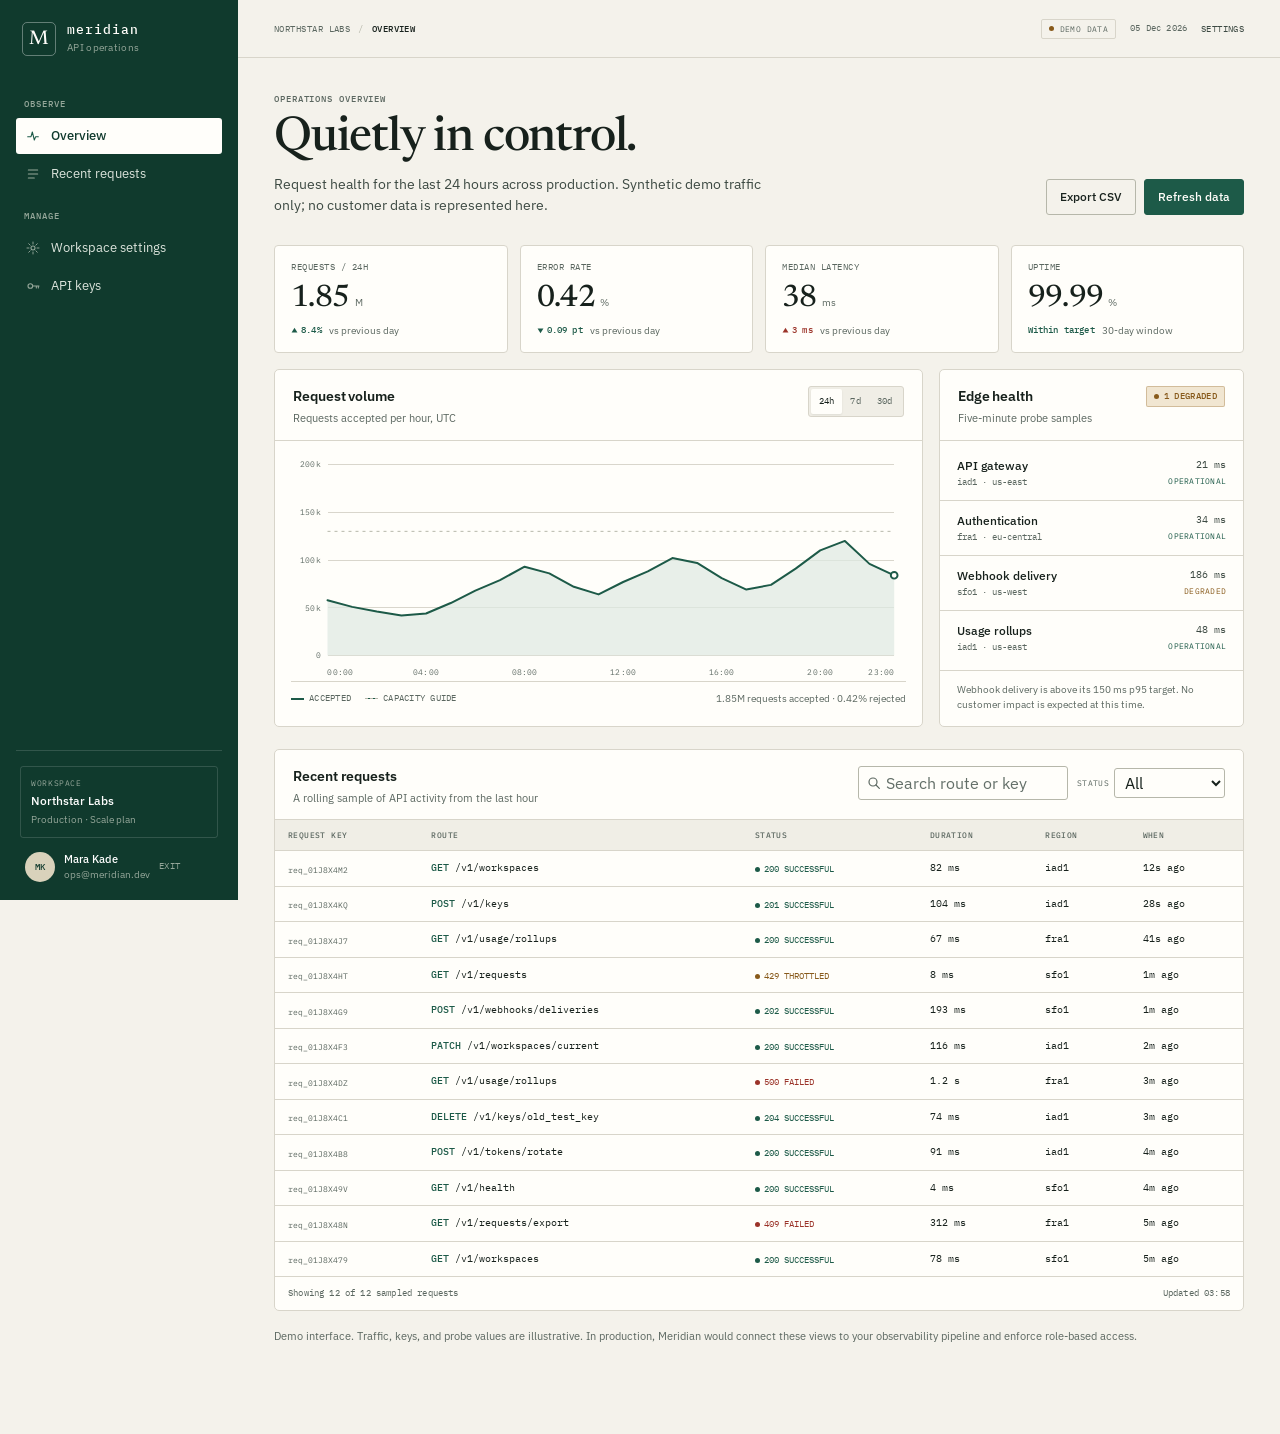
<file: examples/dashboard/index.html>
<!doctype html>
<html lang="en">
<head>
  <meta charset="utf-8">
  <meta name="viewport" content="width=device-width, initial-scale=1">
  <meta name="color-scheme" content="light">
  <meta name="theme-color" content="#F4F2EB">
  <title>Overview — Meridian</title>
  <meta name="description" content="Review request health, traffic, and recent API activity in the Meridian operations console.">
  <link rel="icon" href="../shared/favicon.svg" type="image/svg+xml">
  <link rel="preload" href="../shared/fonts/ibm-plex-sans-400.woff2" as="font" type="font/woff2" crossorigin>
  <link rel="preload" href="../shared/fonts/newsreader.woff2" as="font" type="font/woff2" crossorigin>
  <link rel="stylesheet" href="../shared/meridian.css">
  <link rel="stylesheet" href="dashboard.css">
  <script defer src="../shared/meridian.js"></script>
  <script defer src="dashboard.js"></script>
</head>
<body>
  <a class="skip-link" href="#main">Skip to dashboard content</a>

  <div class="app">
    <aside class="sidebar" id="sidebar" data-sidebar aria-label="Primary navigation">
      <a class="brand" href="../dashboard/" aria-label="Meridian overview">
        <span class="brand-mark" aria-hidden="true">M</span>
        <span>
          <span class="brand-word">meridian</span>
          <span class="brand-sub">API operations</span>
        </span>
      </a>

      <p class="side-label">Observe</p>
      <nav class="side-nav" aria-label="Observe">
        <a class="side-link" href="../dashboard/" aria-current="page">
          <svg width="16" height="16" viewBox="0 0 24 24" aria-hidden="true"><path d="M4 13h5l2-7 3 12 2-5h4" fill="none" stroke="currentColor" stroke-width="1.6" stroke-linejoin="round" stroke-linecap="round"/></svg>
          Overview
        </a>
        <a class="side-link" href="#requests">
          <svg width="16" height="16" viewBox="0 0 24 24" aria-hidden="true"><path d="M5 6h14M5 12h14M5 18h9" fill="none" stroke="currentColor" stroke-width="1.6" stroke-linecap="round"/></svg>
          Recent requests
        </a>
      </nav>

      <p class="side-label">Manage</p>
      <nav class="side-nav" aria-label="Manage">
        <a class="side-link" href="../settings-page/">
          <svg width="16" height="16" viewBox="0 0 24 24" aria-hidden="true"><circle cx="12" cy="12" r="3" fill="none" stroke="currentColor" stroke-width="1.6"/><path d="M12 3v3M12 18v3M3 12h3M18 12h3M5.6 5.6l2.1 2.1M16.3 16.3l2.1 2.1M18.4 5.6l-2.1 2.1M7.7 16.3l-2.1 2.1" fill="none" stroke="currentColor" stroke-width="1.4" stroke-linecap="round"/></svg>
          Workspace settings
        </a>
        <a class="side-link" href="../settings-page/#tokens">
          <svg width="16" height="16" viewBox="0 0 24 24" aria-hidden="true"><circle cx="8" cy="12" r="3.5" fill="none" stroke="currentColor" stroke-width="1.6"/><path d="M11.5 12H21M17 12v3M20 12v3" fill="none" stroke="currentColor" stroke-width="1.6" stroke-linecap="round"/></svg>
          API keys
        </a>
      </nav>

      <div class="sidebar-foot">
        <div class="workspace-card">
          <p class="workspace-card-label">Workspace</p>
          <p class="workspace-card-name">Northstar Labs</p>
          <p class="workspace-card-plan">Production · Scale plan</p>
        </div>
        <div class="user-row">
          <span class="avatar" aria-hidden="true">MK</span>
          <span class="user-meta">
            <span class="user-name">Mara Kade</span>
            <span class="user-email">ops@meridian.dev</span>
          </span>
          <a class="signout" href="../login-page/" aria-label="Sign out of the demo">Exit</a>
        </div>
      </div>
    </aside>

    <div class="main">
      <header class="topbar">
        <div class="topbar-start">
          <button class="shell-toggle" type="button" data-shell-toggle aria-controls="sidebar" aria-expanded="false">
            <svg width="18" height="18" viewBox="0 0 24 24" aria-hidden="true"><path d="M4 7h16M4 12h16M4 17h16" fill="none" stroke="currentColor" stroke-width="1.7" stroke-linecap="round"/></svg>
            <span class="sr-only">Open navigation</span>
          </button>
          <p class="crumb">Northstar Labs <span class="crumb-sep">/</span> <strong>Overview</strong></p>
        </div>
        <div class="topbar-end">
          <span class="demo-chip">Demo data</span>
          <time class="refresh-meta" id="current-date" datetime=""></time>
          <a class="topbar-link" href="../settings-page/">Settings</a>
        </div>
      </header>

      <main class="content" id="main">
        <div class="page-head">
          <div>
            <p class="eyebrow">Operations overview</p>
            <h1 class="page-title">Quietly in control.</h1>
            <p class="page-lede">Request health for the last 24 hours across production. Synthetic demo traffic only; no customer data is represented here.</p>
          </div>
          <div class="page-actions">
            <button class="button is-quiet" id="export-csv" type="button">Export CSV</button>
            <button class="button" id="refresh-data" type="button">Refresh data</button>
          </div>
        </div>

        <section class="metric-grid" aria-label="Key metrics">
          <article class="metric">
            <p class="metric-label">Requests / 24h</p>
            <p class="metric-value" id="metric-requests">1.85<small>M</small></p>
            <p class="metric-foot"><span class="trend is-good"><svg class="trend-icon" viewBox="0 0 10 10" aria-hidden="true"><path d="M5 1.2 9.2 8H.8z" fill="currentColor"/></svg>8.4%</span> vs previous day</p>
          </article>
          <article class="metric">
            <p class="metric-label">Error rate</p>
            <p class="metric-value" id="metric-errors">0.42<small>%</small></p>
            <p class="metric-foot"><span class="trend is-good"><svg class="trend-icon" viewBox="0 0 10 10" aria-hidden="true"><path d="M5 8.8.8 2h8.4z" fill="currentColor"/></svg>0.09 pt</span> vs previous day</p>
          </article>
          <article class="metric">
            <p class="metric-label">Median latency</p>
            <p class="metric-value" id="metric-latency">38<small>ms</small></p>
            <p class="metric-foot"><span class="trend is-bad"><svg class="trend-icon" viewBox="0 0 10 10" aria-hidden="true"><path d="M5 1.2 9.2 8H.8z" fill="currentColor"/></svg>3 ms</span> vs previous day</p>
          </article>
          <article class="metric">
            <p class="metric-label">Uptime</p>
            <p class="metric-value" id="metric-uptime">99.99<small>%</small></p>
            <p class="metric-foot"><span class="trend is-good">Within target</span> 30-day window</p>
          </article>
        </section>

        <div class="overview-grid">
          <section class="card" aria-labelledby="chart-title">
            <div class="card-head">
              <div>
                <h2 class="card-title" id="chart-title">Request volume</h2>
                <p class="card-sub" id="chart-sub">Requests accepted per hour, UTC</p>
              </div>
              <div class="chart-filters" role="group" aria-label="Chart time range">
                <div class="segmented">
                  <button type="button" data-range="24h" aria-pressed="true">24h</button>
                  <button type="button" data-range="7d" aria-pressed="false">7d</button>
                  <button type="button" data-range="30d" aria-pressed="false">30d</button>
                </div>
              </div>
            </div>
            <div class="chart-wrap">
              <svg class="chart-svg" id="traffic-chart" viewBox="0 0 640 240" role="img" aria-labelledby="chart-svg-title chart-svg-desc">
                <title id="chart-svg-title">Request volume for the last 24 hours</title>
                <desc id="chart-svg-desc">Line chart showing accepted and rejected requests over time.</desc>
              </svg>
              <div class="chart-foot">
                <div class="chart-legend">
                  <span>Accepted</span>
                  <span class="is-capacity">Capacity guide</span>
                </div>
                <p class="chart-summary" id="chart-summary">Loading chart…</p>
              </div>
            </div>
          </section>

          <section class="card" aria-labelledby="health-title">
            <div class="card-head">
              <div>
                <h2 class="card-title" id="health-title">Edge health</h2>
                <p class="card-sub">Five-minute probe samples</p>
              </div>
              <span class="badge is-warning">1 degraded</span>
            </div>
            <div class="health-list">
              <div class="health-row">
                <div>
                  <p class="health-name">API gateway</p>
                  <p class="health-detail">iad1 · us-east</p>
                </div>
                <div class="health-meta">
                  <span class="health-latency">21 ms</span>
                  <span class="health-state">Operational</span>
                </div>
              </div>
              <div class="health-row">
                <div>
                  <p class="health-name">Authentication</p>
                  <p class="health-detail">fra1 · eu-central</p>
                </div>
                <div class="health-meta">
                  <span class="health-latency">34 ms</span>
                  <span class="health-state">Operational</span>
                </div>
              </div>
              <div class="health-row">
                <div>
                  <p class="health-name">Webhook delivery</p>
                  <p class="health-detail">sfo1 · us-west</p>
                </div>
                <div class="health-meta">
                  <span class="health-latency">186 ms</span>
                  <span class="health-state is-warning">Degraded</span>
                </div>
              </div>
              <div class="health-row">
                <div>
                  <p class="health-name">Usage rollups</p>
                  <p class="health-detail">iad1 · us-east</p>
                </div>
                <div class="health-meta">
                  <span class="health-latency">48 ms</span>
                  <span class="health-state">Operational</span>
                </div>
              </div>
            </div>
            <div class="health-foot">
              <p>Webhook delivery is above its 150 ms p95 target. No customer impact is expected at this time.</p>
            </div>
          </section>
        </div>

        <section class="card table-card" id="requests" aria-labelledby="requests-title">
          <div class="card-head">
            <div>
              <h2 class="card-title" id="requests-title">Recent requests</h2>
              <p class="card-sub">A rolling sample of API activity from the last hour</p>
            </div>
            <div class="table-toolbar">
              <div class="search-field">
                <svg width="16" height="16" viewBox="0 0 24 24" aria-hidden="true"><circle cx="10.5" cy="10.5" r="6" fill="none" stroke="currentColor" stroke-width="1.8"/><path d="m15 15 5 5" fill="none" stroke="currentColor" stroke-width="1.8" stroke-linecap="round"/></svg>
                <label class="sr-only" for="request-search">Search requests</label>
                <input class="input" id="request-search" type="search" placeholder="Search route or key" autocomplete="off">
              </div>
              <div class="field-inline">
                <label for="status-filter">Status</label>
                <select class="select select-sm" id="status-filter">
                  <option value="all">All</option>
                  <option value="ok">Successful</option>
                  <option value="warn">Throttled</option>
                  <option value="error">Failed</option>
                </select>
              </div>
            </div>
          </div>

          <div class="table-scroll" role="region" aria-label="Recent requests table" tabindex="0">
            <table class="data-table">
              <caption>Recent API requests, newest first</caption>
              <thead>
                <tr>
                  <th scope="col">Request key</th>
                  <th scope="col">Route</th>
                  <th scope="col">Status</th>
                  <th scope="col">Duration</th>
                  <th scope="col">Region</th>
                  <th scope="col">When</th>
                </tr>
              </thead>
              <tbody id="requests-body"></tbody>
            </table>
            <div class="table-empty" id="table-empty" data-empty hidden>
              <p>No requests match those filters.</p>
              <button class="text-button" id="clear-filters" type="button">Clear filters</button>
            </div>
          </div>

          <div class="table-foot">
            <span id="table-count" aria-live="polite">Showing 12 of 12 sampled requests</span>
            <span class="refresh-meta" id="last-updated">Updated just now</span>
          </div>
        </section>

        <p class="dashboard-footnote">Demo interface. Traffic, keys, and probe values are illustrative. In production, Meridian would connect these views to your observability pipeline and enforce role-based access.</p>
      </main>
    </div>
  </div>

  <div class="sidebar-backdrop" data-shell-backdrop></div>
  <div class="toast" id="toast" role="status" aria-live="polite"></div>
  <div class="sr-region" id="announcer" aria-live="polite"></div>
</body>
</html>
</file>
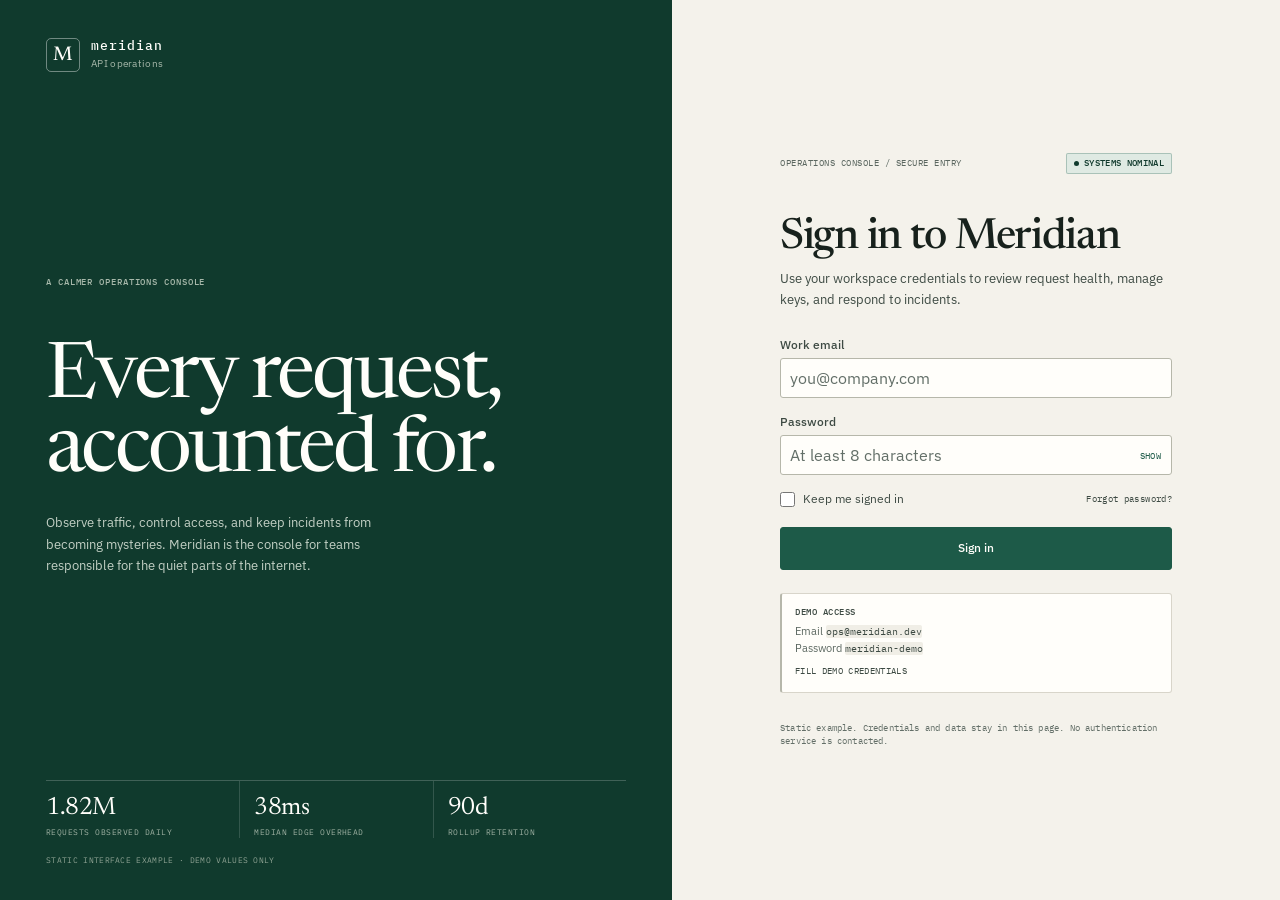
<file: examples/login-page/index.html>
<!doctype html>
<html lang="en">
<head>
  <meta charset="utf-8">
  <meta name="viewport" content="width=device-width, initial-scale=1">
  <meta name="color-scheme" content="light">
  <meta name="theme-color" content="#103A2D">
  <title>Sign in — Meridian</title>
  <meta name="description" content="Sign in to the Meridian API operations console. A complete, static interface example.">
  <link rel="icon" href="../shared/favicon.svg" type="image/svg+xml">
  <link rel="preload" href="../shared/fonts/ibm-plex-sans-400.woff2" as="font" type="font/woff2" crossorigin>
  <link rel="preload" href="../shared/fonts/newsreader.woff2" as="font" type="font/woff2" crossorigin>
  <link rel="stylesheet" href="../shared/meridian.css">
  <script defer src="../shared/meridian.js"></script>
  <script defer src="login.js"></script>
</head>
<body>
  <a class="skip-link" href="#main">Skip to sign-in form</a>

  <div class="login-page">
    <aside class="login-brand" aria-label="About Meridian">
      <a class="brand" href="../dashboard/" aria-label="Meridian dashboard">
        <span class="brand-mark" aria-hidden="true">M</span>
        <span>
          <span class="brand-word">meridian</span>
          <span class="brand-sub">API operations</span>
        </span>
      </a>

      <div>
        <p class="eyebrow">A calmer operations console</p>
        <p class="brand-statement">Every request, accounted for.</p>
        <p class="brand-note">Observe traffic, control access, and keep incidents from becoming mysteries. Meridian is the console for teams responsible for the quiet parts of the internet.</p>
      </div>

      <div>
        <div class="brand-metrics">
          <div class="brand-metric">
            <span class="brand-metric-value">1.82M</span>
            <span class="brand-metric-label">Requests observed daily</span>
          </div>
          <div class="brand-metric">
            <span class="brand-metric-value">38ms</span>
            <span class="brand-metric-label">Median edge overhead</span>
          </div>
          <div class="brand-metric">
            <span class="brand-metric-value">90d</span>
            <span class="brand-metric-label">Rollup retention</span>
          </div>
        </div>
        <p class="brand-footnote">Static interface example · demo values only</p>
      </div>
    </aside>

    <main class="login-main" id="main">
      <section class="login-panel" aria-labelledby="login-title">
        <div class="login-topline">
          <span class="login-topline-label">Operations console / secure entry</span>
          <span class="badge is-success">Systems nominal</span>
        </div>

        <h1 class="login-title" id="login-title">Sign in to Meridian</h1>
        <p class="login-lede">Use your workspace credentials to review request health, manage keys, and respond to incidents.</p>

        <div class="form-alert" id="login-alert" role="alert" hidden>
          <svg width="16" height="16" viewBox="0 0 24 24" aria-hidden="true"><circle cx="12" cy="12" r="9" fill="none" stroke="currentColor" stroke-width="1.7"/><path d="M12 7.5v5.5M12 16.5v.1" fill="none" stroke="currentColor" stroke-width="1.8" stroke-linecap="round"/></svg>
          <p></p>
        </div>

        <form class="login-form" id="login-form" novalidate>
          <div class="field">
            <label for="email">Work email</label>
            <input class="input" id="email" name="email" type="email" inputmode="email" autocomplete="username" spellcheck="false" placeholder="you@company.com" required aria-describedby="email-error">
            <p class="field-error" id="email-error" hidden></p>
          </div>

          <div class="field">
            <label for="password">Password</label>
            <div class="input-wrap">
              <input class="input" id="password" name="password" type="password" autocomplete="current-password" minlength="8" placeholder="At least 8 characters" required aria-describedby="password-error">
              <button class="field-action" id="reveal-password" type="button" aria-pressed="false" aria-label="Show password">Show</button>
            </div>
            <p class="field-error" id="password-error" hidden></p>
          </div>

          <div class="login-options">
            <label class="checkbox-row" for="remember">
              <input id="remember" name="remember" type="checkbox">
              <span>Keep me signed in</span>
            </label>
            <button class="text-button" id="forgot-password" type="button" data-open-dialog="reset-dialog">Forgot password?</button>
          </div>

          <button class="button login-submit" id="login-submit" type="submit">Sign in</button>
        </form>

        <aside class="login-hint" aria-labelledby="demo-hint-title">
          <h2 class="login-hint-title" id="demo-hint-title">Demo access</h2>
          <p>Email <code>ops@meridian.dev</code><br>Password <code>meridian-demo</code></p>
          <button class="text-button" id="fill-demo" type="button">Fill demo credentials</button>
        </aside>

        <p class="login-footnote">Static example. Credentials and data stay in this page. No authentication service is contacted.</p>
      </section>
    </main>
  </div>

  <dialog class="dialog" id="reset-dialog" aria-labelledby="reset-title">
    <div class="dialog-head">
      <div>
        <p class="eyebrow">Account recovery</p>
        <h2 id="reset-title">Reset your password</h2>
      </div>
      <button class="icon-button" type="button" data-close-dialog aria-label="Close password reset">
        <svg width="16" height="16" viewBox="0 0 24 24" aria-hidden="true"><path d="M6 6l12 12M18 6L6 18" fill="none" stroke="currentColor" stroke-width="1.7"/></svg>
      </button>
    </div>
    <div class="dialog-body">
      <p class="dialog-lede">Enter the address associated with your workspace. The real product would send a single-use recovery link.</p>
      <div class="dialog-success" id="reset-success" role="status" tabindex="-1" hidden></div>
      <form id="reset-form" novalidate>
        <div class="field">
          <label for="reset-email">Work email</label>
          <input class="input" id="reset-email" name="reset-email" type="email" inputmode="email" autocomplete="email" placeholder="you@company.com" required aria-describedby="reset-email-error">
          <p class="field-error" id="reset-email-error" hidden></p>
        </div>
        <div class="dialog-actions">
          <button class="button is-quiet" type="button" data-close-dialog>Cancel</button>
          <button class="button" id="reset-submit" type="submit">Send reset link</button>
        </div>
      </form>
    </div>
  </dialog>

  <div class="toast" id="toast" role="status" aria-live="polite"></div>
  <div class="sr-region" id="announcer" aria-live="polite"></div>
</body>
</html>
</file>
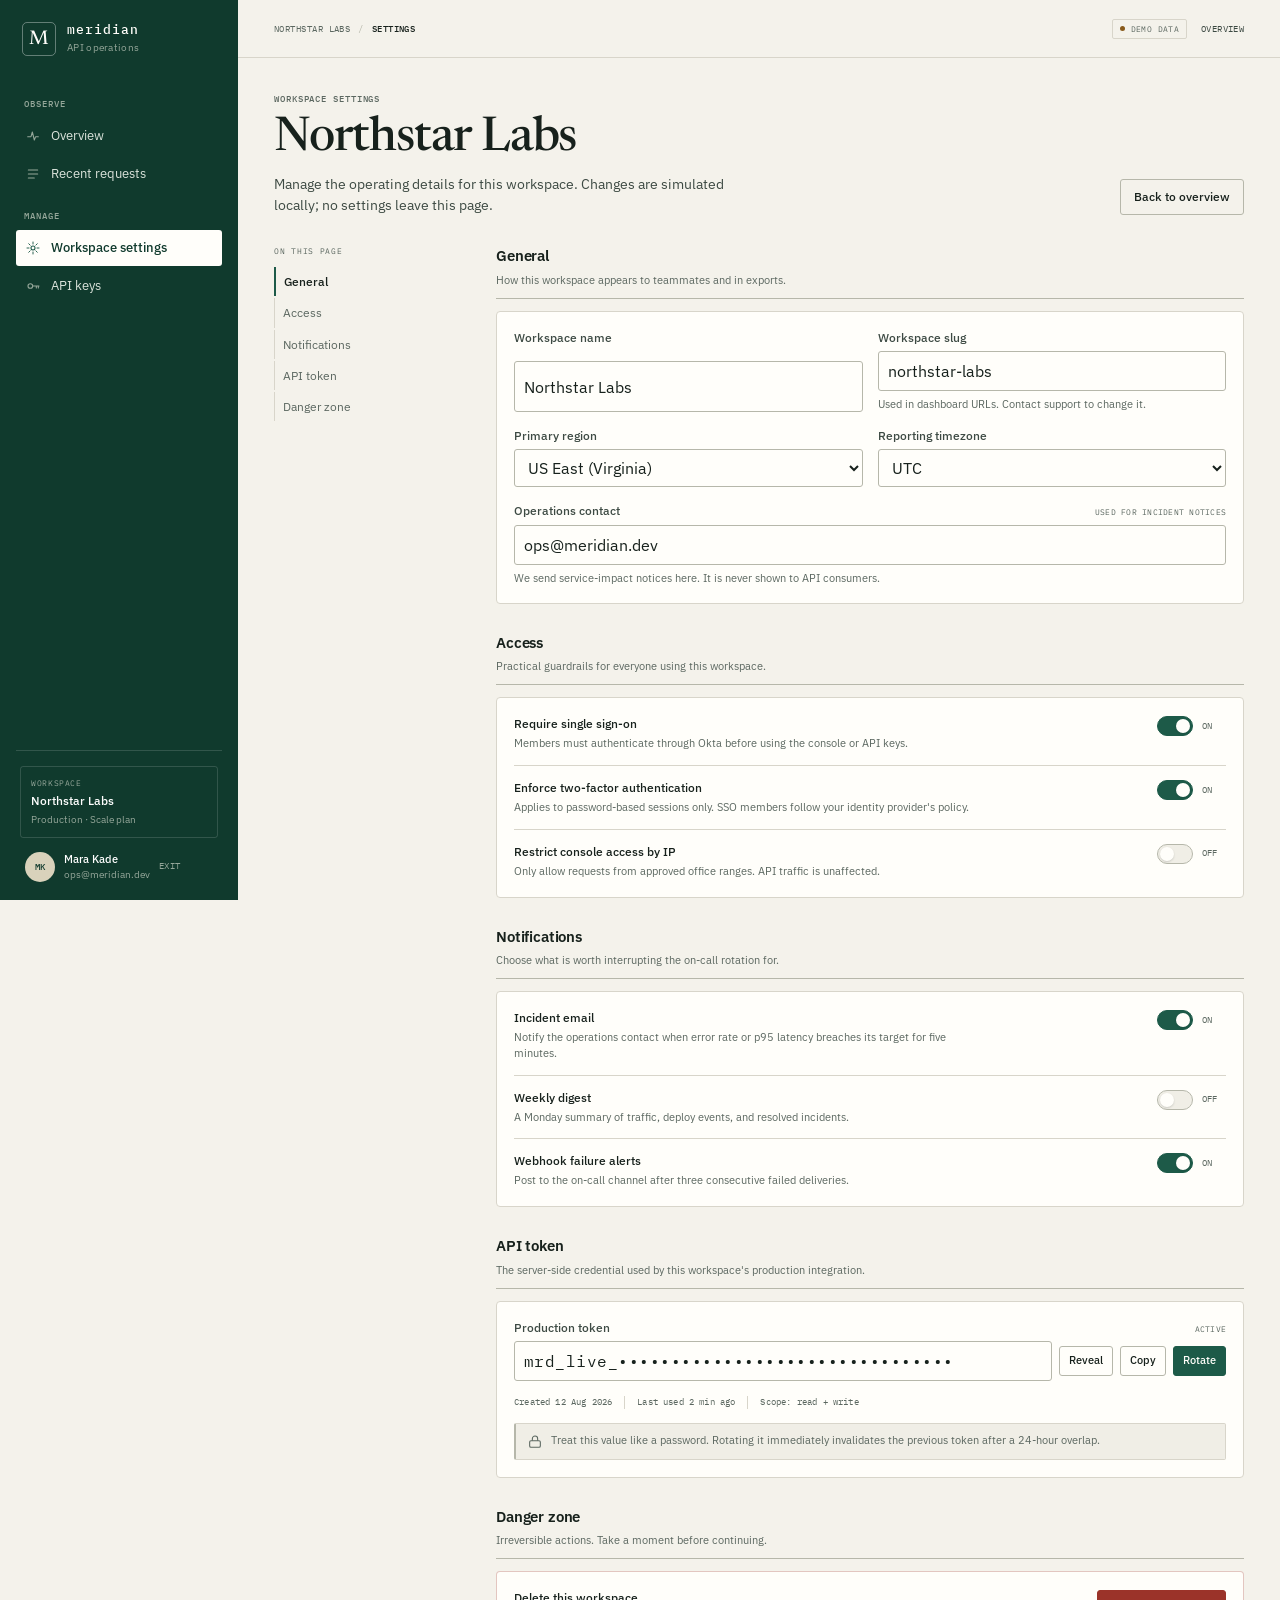
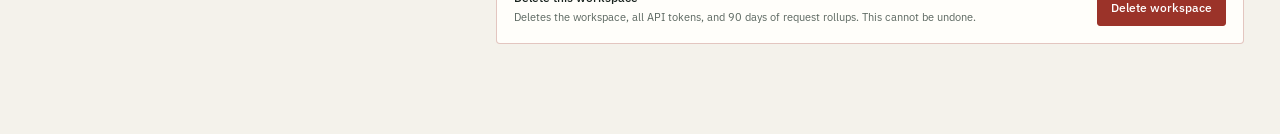
<file: examples/settings-page/index.html>
<!doctype html>
<html lang="en">
<head>
  <meta charset="utf-8">
  <meta name="viewport" content="width=device-width, initial-scale=1">
  <meta name="color-scheme" content="light">
  <meta name="theme-color" content="#F4F2EB">
  <title>Workspace settings — Meridian</title>
  <meta name="description" content="Manage workspace details, access controls, notifications, and API tokens in Meridian.">
  <link rel="icon" href="../shared/favicon.svg" type="image/svg+xml">
  <link rel="preload" href="../shared/fonts/ibm-plex-sans-400.woff2" as="font" type="font/woff2" crossorigin>
  <link rel="preload" href="../shared/fonts/newsreader.woff2" as="font" type="font/woff2" crossorigin>
  <link rel="stylesheet" href="../shared/meridian.css">
  <link rel="stylesheet" href="settings.css">
  <script defer src="../shared/meridian.js"></script>
  <script defer src="settings.js"></script>
</head>
<body>
  <a class="skip-link" href="#main">Skip to settings content</a>

  <div class="app">
    <aside class="sidebar" id="sidebar" data-sidebar aria-label="Primary navigation">
      <a class="brand" href="../dashboard/" aria-label="Meridian overview">
        <span class="brand-mark" aria-hidden="true">M</span>
        <span>
          <span class="brand-word">meridian</span>
          <span class="brand-sub">API operations</span>
        </span>
      </a>

      <p class="side-label">Observe</p>
      <nav class="side-nav" aria-label="Observe">
        <a class="side-link" href="../dashboard/">
          <svg width="16" height="16" viewBox="0 0 24 24" aria-hidden="true"><path d="M4 13h5l2-7 3 12 2-5h4" fill="none" stroke="currentColor" stroke-width="1.6" stroke-linejoin="round" stroke-linecap="round"/></svg>
          Overview
        </a>
        <a class="side-link" href="../dashboard/#requests">
          <svg width="16" height="16" viewBox="0 0 24 24" aria-hidden="true"><path d="M5 6h14M5 12h14M5 18h9" fill="none" stroke="currentColor" stroke-width="1.6" stroke-linecap="round"/></svg>
          Recent requests
        </a>
      </nav>

      <p class="side-label">Manage</p>
      <nav class="side-nav" aria-label="Manage">
        <a class="side-link" href="../settings-page/" aria-current="page">
          <svg width="16" height="16" viewBox="0 0 24 24" aria-hidden="true"><circle cx="12" cy="12" r="3" fill="none" stroke="currentColor" stroke-width="1.6"/><path d="M12 3v3M12 18v3M3 12h3M18 12h3M5.6 5.6l2.1 2.1M16.3 16.3l2.1 2.1M18.4 5.6l-2.1 2.1M7.7 16.3l-2.1 2.1" fill="none" stroke="currentColor" stroke-width="1.4" stroke-linecap="round"/></svg>
          Workspace settings
        </a>
        <a class="side-link" href="#tokens">
          <svg width="16" height="16" viewBox="0 0 24 24" aria-hidden="true"><circle cx="8" cy="12" r="3.5" fill="none" stroke="currentColor" stroke-width="1.6"/><path d="M11.5 12H21M17 12v3M20 12v3" fill="none" stroke="currentColor" stroke-width="1.6" stroke-linecap="round"/></svg>
          API keys
        </a>
      </nav>

      <div class="sidebar-foot">
        <div class="workspace-card">
          <p class="workspace-card-label">Workspace</p>
          <p class="workspace-card-name">Northstar Labs</p>
          <p class="workspace-card-plan">Production · Scale plan</p>
        </div>
        <div class="user-row">
          <span class="avatar" aria-hidden="true">MK</span>
          <span class="user-meta">
            <span class="user-name">Mara Kade</span>
            <span class="user-email">ops@meridian.dev</span>
          </span>
          <a class="signout" href="../login-page/" aria-label="Sign out of the demo">Exit</a>
        </div>
      </div>
    </aside>

    <div class="main">
      <header class="topbar">
        <div class="topbar-start">
          <button class="shell-toggle" type="button" data-shell-toggle aria-controls="sidebar" aria-expanded="false">
            <svg width="18" height="18" viewBox="0 0 24 24" aria-hidden="true"><path d="M4 7h16M4 12h16M4 17h16" fill="none" stroke="currentColor" stroke-width="1.7" stroke-linecap="round"/></svg>
            <span class="sr-only">Open navigation</span>
          </button>
          <p class="crumb">Northstar Labs <span class="crumb-sep">/</span> <strong>Settings</strong></p>
        </div>
        <div class="topbar-end">
          <span class="demo-chip">Demo data</span>
          <a class="topbar-link" href="../dashboard/">Overview</a>
        </div>
      </header>

      <main class="content" id="main">
        <div class="page-head">
          <div>
            <p class="eyebrow">Workspace settings</p>
            <h1 class="page-title" id="settings-title">Northstar Labs</h1>
            <p class="page-lede">Manage the operating details for this workspace. Changes are simulated locally; no settings leave this page.</p>
          </div>
          <div class="page-actions">
            <a class="button is-quiet" href="../dashboard/">Back to overview</a>
          </div>
        </div>

        <div class="settings-layout">
          <nav class="settings-nav" aria-label="Settings sections">
            <p class="settings-nav-label">On this page</p>
            <a href="#general" class="is-active">General</a>
            <a href="#access">Access</a>
            <a href="#notifications">Notifications</a>
            <a href="#tokens">API token</a>
            <a href="#danger">Danger zone</a>
          </nav>

          <form class="settings-form" id="settings-form" novalidate>
            <section class="settings-section" id="general" aria-labelledby="general-title">
              <div class="settings-section-head">
                <h2 id="general-title">General</h2>
                <p>How this workspace appears to teammates and in exports.</p>
              </div>
              <div class="settings-panel">
                <div class="form-grid">
                  <div class="field">
                    <label for="workspace-name">Workspace name</label>
                    <input class="input" id="workspace-name" name="workspace-name" type="text" value="Northstar Labs" autocomplete="organization" required aria-describedby="workspace-name-error">
                    <p class="field-error" id="workspace-name-error" hidden></p>
                  </div>
                  <div class="field">
                    <label for="workspace-slug">Workspace slug</label>
                    <input class="input" id="workspace-slug" name="workspace-slug" type="text" value="northstar-labs" readonly data-ignore-dirty>
                    <p class="field-hint">Used in dashboard URLs. Contact support to change it.</p>
                  </div>
                  <div class="field">
                    <label for="workspace-region">Primary region</label>
                    <select class="select" id="workspace-region" name="workspace-region">
                      <option value="us-east" selected>US East (Virginia)</option>
                      <option value="eu-central">EU Central (Frankfurt)</option>
                      <option value="us-west">US West (Oregon)</option>
                    </select>
                  </div>
                  <div class="field">
                    <label for="workspace-timezone">Reporting timezone</label>
                    <select class="select" id="workspace-timezone" name="workspace-timezone">
                      <option value="utc" selected>UTC</option>
                      <option value="america-new-york">America / New York</option>
                      <option value="europe-berlin">Europe / Berlin</option>
                      <option value="asia-tokyo">Asia / Tokyo</option>
                    </select>
                  </div>
                  <div class="field is-wide">
                    <div class="field-label-row">
                      <label for="support-email">Operations contact</label>
                      <span class="mono-note">Used for incident notices</span>
                    </div>
                    <input class="input" id="support-email" name="support-email" type="email" inputmode="email" value="ops@meridian.dev" autocomplete="email" required aria-describedby="support-email-hint support-email-error">
                    <p class="field-hint" id="support-email-hint">We send service-impact notices here. It is never shown to API consumers.</p>
                    <p class="field-error" id="support-email-error" hidden></p>
                  </div>
                </div>
              </div>
            </section>

            <section class="settings-section" id="access" aria-labelledby="access-title">
              <div class="settings-section-head">
                <h2 id="access-title">Access</h2>
                <p>Practical guardrails for everyone using this workspace.</p>
              </div>
              <div class="settings-panel">
                <div class="setting-row">
                  <div class="setting-row-copy">
                    <p class="setting-row-title" id="sso-label">Require single sign-on</p>
                    <p class="setting-row-desc" id="sso-desc">Members must authenticate through Okta before using the console or API keys.</p>
                  </div>
                  <label class="switch">
                    <input id="require-sso" name="require-sso" class="switch-input" type="checkbox" role="switch" checked aria-labelledby="sso-label" aria-describedby="sso-desc">
                    <span class="switch-track" aria-hidden="true"></span>
                    <span class="switch-state" aria-hidden="true">On</span>
                  </label>
                </div>
                <div class="setting-row">
                  <div class="setting-row-copy">
                    <p class="setting-row-title" id="twofa-label">Enforce two-factor authentication</p>
                    <p class="setting-row-desc" id="twofa-desc">Applies to password-based sessions only. SSO members follow your identity provider's policy.</p>
                  </div>
                  <label class="switch">
                    <input id="enforce-2fa" name="enforce-2fa" class="switch-input" type="checkbox" role="switch" checked aria-labelledby="twofa-label" aria-describedby="twofa-desc">
                    <span class="switch-track" aria-hidden="true"></span>
                    <span class="switch-state" aria-hidden="true">On</span>
                  </label>
                </div>
                <div class="setting-row">
                  <div class="setting-row-copy">
                    <p class="setting-row-title" id="ip-label">Restrict console access by IP</p>
                    <p class="setting-row-desc" id="ip-desc">Only allow requests from approved office ranges. API traffic is unaffected.</p>
                  </div>
                  <label class="switch">
                    <input id="restrict-ip" name="restrict-ip" class="switch-input" type="checkbox" role="switch" aria-labelledby="ip-label" aria-describedby="ip-desc">
                    <span class="switch-track" aria-hidden="true"></span>
                    <span class="switch-state" aria-hidden="true">Off</span>
                  </label>
                </div>
              </div>
            </section>

            <section class="settings-section" id="notifications" aria-labelledby="notifications-title">
              <div class="settings-section-head">
                <h2 id="notifications-title">Notifications</h2>
                <p>Choose what is worth interrupting the on-call rotation for.</p>
              </div>
              <div class="settings-panel">
                <div class="setting-row">
                  <div class="setting-row-copy">
                    <p class="setting-row-title" id="incident-label">Incident email</p>
                    <p class="setting-row-desc" id="incident-desc">Notify the operations contact when error rate or p95 latency breaches its target for five minutes.</p>
                  </div>
                  <label class="switch">
                    <input id="incident-email" name="incident-email" class="switch-input" type="checkbox" role="switch" checked aria-labelledby="incident-label" aria-describedby="incident-desc">
                    <span class="switch-track" aria-hidden="true"></span>
                    <span class="switch-state" aria-hidden="true">On</span>
                  </label>
                </div>
                <div class="setting-row">
                  <div class="setting-row-copy">
                    <p class="setting-row-title" id="digest-label">Weekly digest</p>
                    <p class="setting-row-desc" id="digest-desc">A Monday summary of traffic, deploy events, and resolved incidents.</p>
                  </div>
                  <label class="switch">
                    <input id="weekly-digest" name="weekly-digest" class="switch-input" type="checkbox" role="switch" aria-labelledby="digest-label" aria-describedby="digest-desc">
                    <span class="switch-track" aria-hidden="true"></span>
                    <span class="switch-state" aria-hidden="true">Off</span>
                  </label>
                </div>
                <div class="setting-row">
                  <div class="setting-row-copy">
                    <p class="setting-row-title" id="webhook-label">Webhook failure alerts</p>
                    <p class="setting-row-desc" id="webhook-desc">Post to the on-call channel after three consecutive failed deliveries.</p>
                  </div>
                  <label class="switch">
                    <input id="webhook-alerts" name="webhook-alerts" class="switch-input" type="checkbox" role="switch" checked aria-labelledby="webhook-label" aria-describedby="webhook-desc">
                    <span class="switch-track" aria-hidden="true"></span>
                    <span class="switch-state" aria-hidden="true">On</span>
                  </label>
                </div>
              </div>
            </section>

            <section class="settings-section" id="tokens" aria-labelledby="tokens-title">
              <div class="settings-section-head">
                <h2 id="tokens-title">API token</h2>
                <p>The server-side credential used by this workspace's production integration.</p>
              </div>
              <div class="settings-panel">
                <div class="field">
                  <div class="field-label-row">
                    <label for="api-token">Production token</label>
                    <span class="mono-note" id="token-status">Active</span>
                  </div>
                  <div class="token-box">
                    <input class="input" id="api-token" name="api-token" type="text" value="mrd_live_••••••••••••••••••••••••" readonly data-ignore-dirty aria-describedby="token-meta">
                    <button class="button is-quiet is-small" id="reveal-token" type="button" aria-pressed="false">Reveal</button>
                    <button class="button is-quiet is-small" id="copy-token" type="button">Copy</button>
                    <button class="button is-small" id="rotate-token" type="button" data-open-dialog="rotate-dialog">Rotate</button>
                  </div>
                  <div class="token-meta" id="token-meta">
                    <span>Created 12 Aug 2026</span>
                    <span>Last used 2 min ago</span>
                    <span>Scope: read + write</span>
                  </div>
                </div>
                <div class="inline-note security-note">
                  <svg width="16" height="16" viewBox="0 0 24 24" aria-hidden="true"><rect x="4" y="10" width="16" height="10" rx="2" fill="none" stroke="currentColor" stroke-width="1.6"/><path d="M8 10V7a4 4 0 0 1 8 0v3" fill="none" stroke="currentColor" stroke-width="1.6"/></svg>
                  <span>Treat this value like a password. Rotating it immediately invalidates the previous token after a 24-hour overlap.</span>
                </div>
              </div>
            </section>

            <section class="settings-section" id="danger" aria-labelledby="danger-title">
              <div class="settings-section-head">
                <h2 id="danger-title">Danger zone</h2>
                <p>Irreversible actions. Take a moment before continuing.</p>
              </div>
              <div class="settings-panel danger-panel">
                <div class="danger-row">
                  <div>
                    <h3>Delete this workspace</h3>
                    <p>Deletes the workspace, all API tokens, and 90 days of request rollups. This cannot be undone.</p>
                  </div>
                  <button class="button is-danger" id="delete-workspace" type="button" data-open-dialog="delete-dialog">Delete workspace</button>
                </div>
              </div>
            </section>

            <div class="savebar" id="savebar" hidden>
              <p class="savebar-status" id="savebar-status" aria-live="polite">Unsaved changes</p>
              <div class="savebar-actions">
                <button class="button is-quiet" id="discard-changes" type="button">Discard</button>
                <button class="button" id="save-changes" type="submit">Save changes</button>
              </div>
            </div>
          </form>
        </div>
      </main>
    </div>
  </div>

  <dialog class="dialog" id="rotate-dialog" aria-labelledby="rotate-title">
    <div class="dialog-head">
      <div>
        <p class="eyebrow">Credential rotation</p>
        <h2 id="rotate-title">Rotate production token?</h2>
      </div>
      <button class="icon-button" type="button" data-close-dialog aria-label="Close rotate token dialog">
        <svg width="16" height="16" viewBox="0 0 24 24" aria-hidden="true"><path d="M6 6l12 12M18 6L6 18" fill="none" stroke="currentColor" stroke-width="1.7"/></svg>
      </button>
    </div>
    <div class="dialog-body">
      <p class="dialog-lede">A new token will be generated. The current token remains valid for 24 hours, then stops working immediately.</p>
      <p class="dialog-warning">Update every service that uses this token before the overlap window closes. Requests using the old token after that point will fail with 401.</p>
      <div class="dialog-actions">
        <button class="button is-quiet" type="button" data-close-dialog>Cancel</button>
        <button class="button" id="rotate-confirm" type="button">Generate new token</button>
      </div>
    </div>
  </dialog>

  <dialog class="dialog" id="delete-dialog" aria-labelledby="delete-title">
    <div class="dialog-head">
      <div>
        <p class="eyebrow">Irreversible action</p>
        <h2 id="delete-title">Delete <span id="delete-target-title">Northstar Labs</span>?</h2>
      </div>
      <button class="icon-button" type="button" data-close-dialog aria-label="Close delete workspace dialog">
        <svg width="16" height="16" viewBox="0 0 24 24" aria-hidden="true"><path d="M6 6l12 12M18 6L6 18" fill="none" stroke="currentColor" stroke-width="1.7"/></svg>
      </button>
    </div>
    <div class="dialog-body">
      <p class="dialog-lede">This deletes the workspace, revokes every API token, and removes 90 days of request rollups. It cannot be undone.</p>
      <p class="dialog-warning">All production integrations for Northstar Labs will stop receiving responses.</p>
      <div class="field confirm-field">
        <label for="delete-confirm">Type <strong id="delete-target-label">Northstar Labs</strong> to continue</label>
        <input class="input" id="delete-confirm" name="delete-confirm" type="text" autocomplete="off" spellcheck="false" aria-describedby="delete-confirm-error">
        <p class="field-error" id="delete-confirm-error" hidden></p>
      </div>
      <div class="dialog-actions">
        <button class="button is-quiet" type="button" data-close-dialog>Keep workspace</button>
        <button class="button is-danger" id="delete-confirm-button" type="button" disabled>Delete workspace</button>
      </div>
    </div>
  </dialog>

  <div class="sidebar-backdrop" data-shell-backdrop></div>
  <div class="toast" id="toast" role="status" aria-live="polite"></div>
  <div class="sr-region" id="announcer" aria-live="polite"></div>
</body>
</html>
</file>
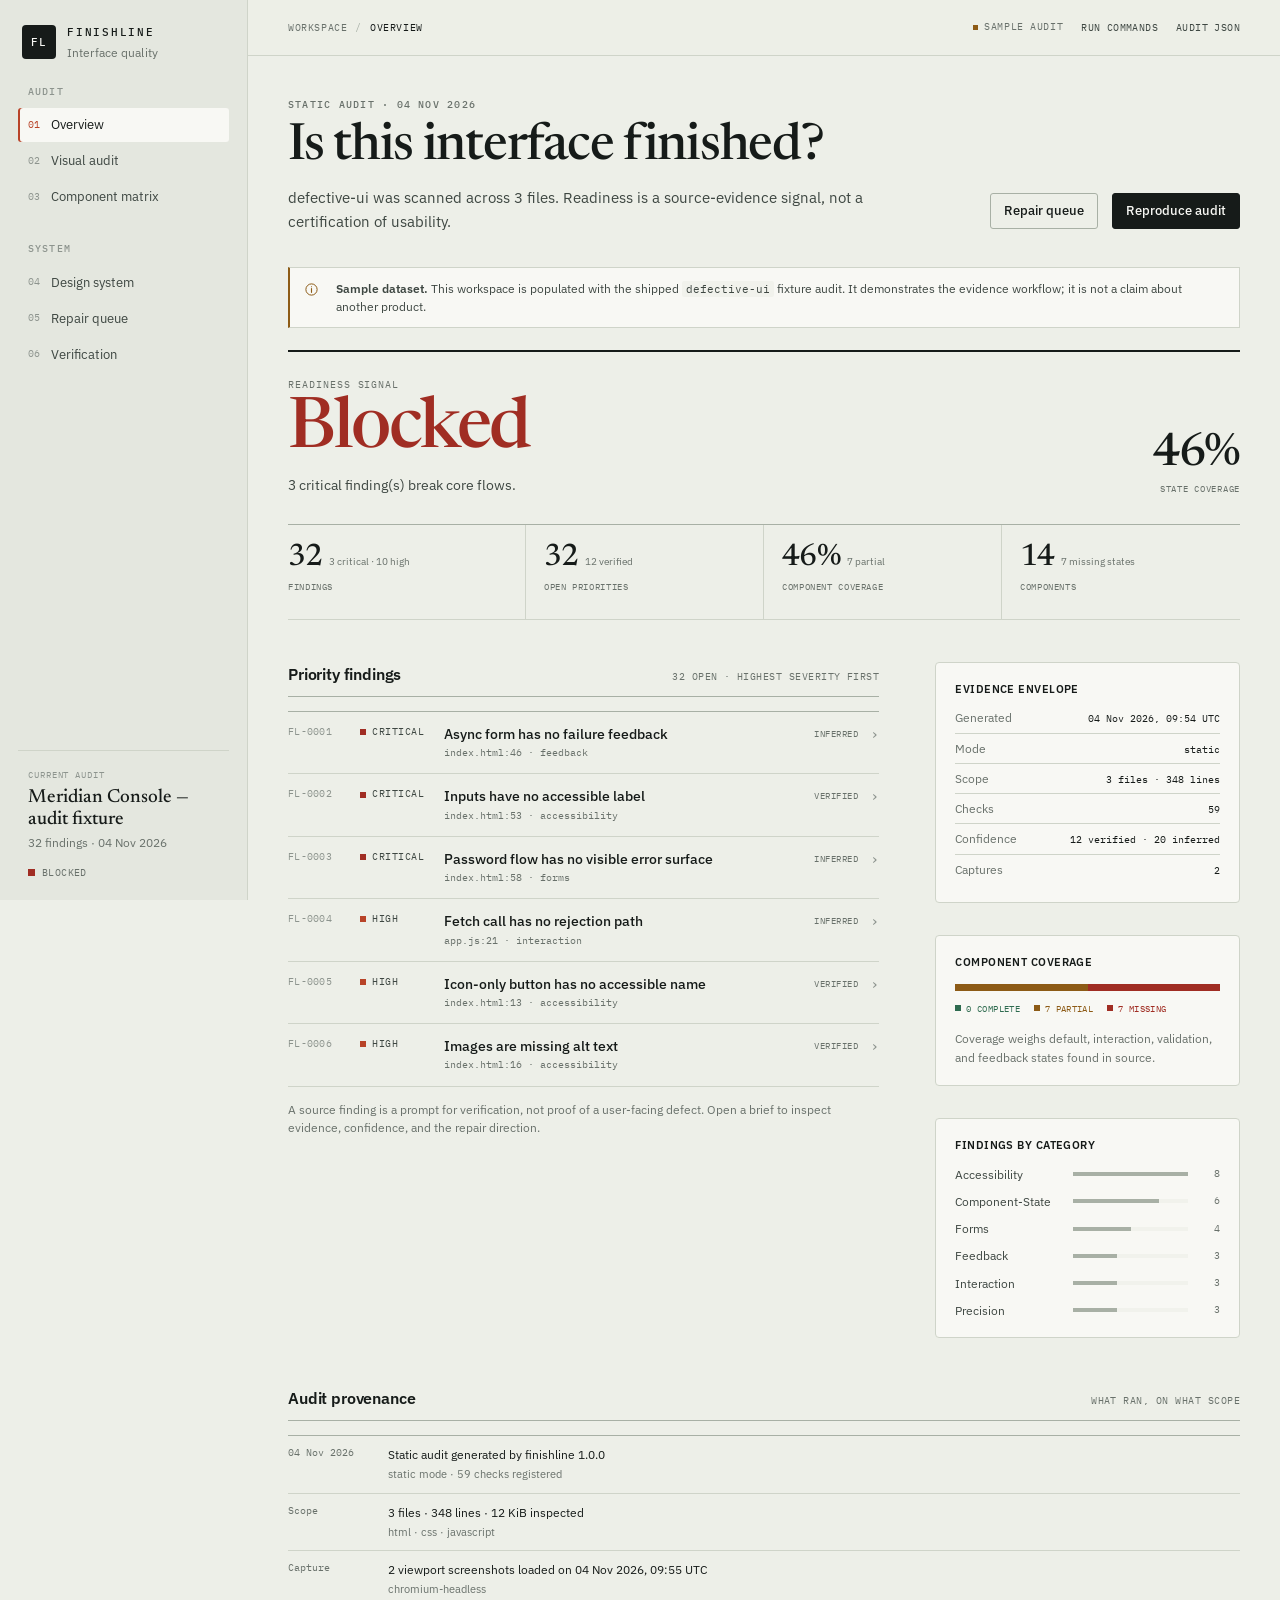
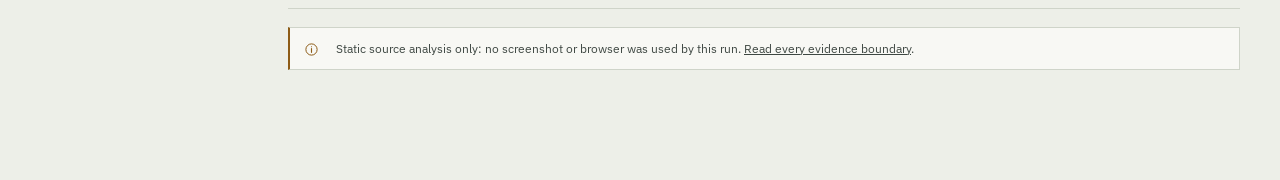
<file: ui/workspace/index.html>
<!doctype html>
<html lang="en">
<head>
  <meta charset="utf-8">
  <meta name="viewport" content="width=device-width, initial-scale=1">
  <meta name="color-scheme" content="light">
  <meta name="theme-color" content="#EDEFE8">
  <title>FINISHLINE — Interface quality workspace</title>
  <meta name="description" content="A local evidence workspace for FINISHLINE UI/UX audits. Every number comes from a real audit file.">
  <link rel="icon" href="favicon.svg" type="image/svg+xml">
  <link rel="preload" href="fonts/newsreader.woff2" as="font" type="font/woff2" crossorigin>
  <link rel="preload" href="fonts/ibm-plex-sans-400.woff2" as="font" type="font/woff2" crossorigin>
  <link rel="stylesheet" href="styles.css">
  <script defer src="app.js"></script>
</head>
<body>
  <a class="skip-link" href="#main">Skip to content</a>

  <div class="app-shell">
    <aside class="rail" id="rail">
      <div class="rail-head">
        <a class="wordmark" href="#/overview" aria-label="FINISHLINE overview">
          <span class="mark" aria-hidden="true">FL</span>
          <span class="wordmark-text">
            <span class="wordmark-name">FINISHLINE</span>
            <span class="wordmark-sub">Interface quality</span>
          </span>
        </a>
        <button class="rail-toggle" id="rail-toggle" type="button" aria-expanded="false" aria-controls="rail-nav">
          <span class="sr-only">Open navigation</span>
          <svg width="18" height="18" viewBox="0 0 24 24" aria-hidden="true"><path d="M4 7h16M4 12h16M4 17h16" fill="none" stroke="currentColor" stroke-width="1.7" stroke-linecap="square"/></svg>
        </button>
      </div>

      <nav class="rail-nav" id="rail-nav" aria-label="Workspace">
        <p class="nav-label">Audit</p>
        <a class="nav-link" href="#/overview" data-route="overview">
          <span class="nav-index">01</span><span>Overview</span>
        </a>
        <a class="nav-link" href="#/visual" data-route="visual">
          <span class="nav-index">02</span><span>Visual audit</span>
        </a>
        <a class="nav-link" href="#/components" data-route="components">
          <span class="nav-index">03</span><span>Component matrix</span>
        </a>
        <p class="nav-label nav-label-gap">System</p>
        <a class="nav-link" href="#/design" data-route="design">
          <span class="nav-index">04</span><span>Design system</span>
        </a>
        <a class="nav-link" href="#/repairs" data-route="repairs">
          <span class="nav-index">05</span><span>Repair queue</span>
        </a>
        <a class="nav-link" href="#/verification" data-route="verification">
          <span class="nav-index">06</span><span>Verification</span>
        </a>
      </nav>

      <div class="rail-foot">
        <div class="rail-project">
          <p class="rail-project-label">Current audit</p>
          <p class="rail-project-name" id="rail-project">Loading project…</p>
          <p class="rail-project-meta" id="rail-project-meta">Reading local evidence</p>
        </div>
        <div class="rail-readiness" id="rail-readiness">
          <span class="status-square is-neutral" aria-hidden="true"></span>
          <span>Static run</span>
        </div>
      </div>
    </aside>

    <main class="main" id="main" tabindex="-1">
      <header class="topbar">
        <p class="crumb"><span>Workspace</span><span class="crumb-sep" aria-hidden="true">/</span><span id="crumb">Overview</span></p>
        <div class="topbar-actions">
          <span class="data-badge" id="data-badge">Local evidence</span>
          <button class="text-button" type="button" data-action="open-commands">Run commands</button>
          <a class="text-button" href="data/audit.json" download="finishline-audit.json">Audit JSON</a>
        </div>
      </header>

      <div id="app" class="page" aria-live="off">
        <div class="loading-page" role="status" aria-label="Loading audit evidence">
          <div class="skeleton skeleton-title"></div>
          <div class="skeleton skeleton-line"></div>
          <div class="skeleton skeleton-line is-short"></div>
          <div class="skeleton-grid">
            <div class="skeleton skeleton-block"></div>
            <div class="skeleton skeleton-block"></div>
            <div class="skeleton skeleton-block"></div>
          </div>
        </div>
      </div>
    </main>
  </div>

  <dialog class="dialog inspector" id="component-dialog" aria-labelledby="component-dialog-title">
    <div class="dialog-head">
      <div>
        <p class="eyebrow">Component record</p>
        <h2 id="component-dialog-title">Component</h2>
      </div>
      <button class="icon-button" type="button" data-close-dialog aria-label="Close component record">
        <svg width="18" height="18" viewBox="0 0 24 24" aria-hidden="true"><path d="M6 6l12 12M18 6L6 18" fill="none" stroke="currentColor" stroke-width="1.7"/></svg>
      </button>
    </div>
    <div class="dialog-body" id="component-dialog-body"></div>
  </dialog>

  <dialog class="dialog lightbox" id="shot-dialog" aria-labelledby="shot-dialog-title">
    <div class="dialog-head">
      <div>
        <p class="eyebrow">Captured evidence</p>
        <h2 id="shot-dialog-title">Screenshot</h2>
      </div>
      <button class="icon-button" type="button" data-close-dialog aria-label="Close screenshot">
        <svg width="18" height="18" viewBox="0 0 24 24" aria-hidden="true"><path d="M6 6l12 12M18 6L6 18" fill="none" stroke="currentColor" stroke-width="1.7"/></svg>
      </button>
    </div>
    <div class="dialog-body lightbox-body" id="shot-dialog-body"></div>
  </dialog>

  <dialog class="dialog command-dialog" id="command-dialog" aria-labelledby="command-dialog-title">
    <div class="dialog-head">
      <div>
        <p class="eyebrow">Reproduce this workspace</p>
        <h2 id="command-dialog-title">Run commands</h2>
      </div>
      <button class="icon-button" type="button" data-close-dialog aria-label="Close commands">
        <svg width="18" height="18" viewBox="0 0 24 24" aria-hidden="true"><path d="M6 6l12 12M18 6L6 18" fill="none" stroke="currentColor" stroke-width="1.7"/></svg>
      </button>
    </div>
    <div class="dialog-body">
      <p class="dialog-lede">Commands run from the FINISHLINE repository root. No hosted service is involved.</p>
      <div class="command-list">
        <div class="command-row">
          <code>python3 scripts/audit.py &lt;project&gt; --out audit.json</code>
          <button class="text-button" type="button" data-copy="python3 scripts/audit.py &lt;project&gt; --out audit.json">Copy</button>
        </div>
        <div class="command-row">
          <code>python3 scripts/capture.py &lt;project&gt; --out screenshots</code>
          <button class="text-button" type="button" data-copy="python3 scripts/capture.py &lt;project&gt; --out screenshots">Copy</button>
        </div>
        <div class="command-row">
          <code>python3 scripts/workspace_data.py --audit audit.json --screenshots screenshots/screenshots.json</code>
          <button class="text-button" type="button" data-copy="python3 scripts/workspace_data.py --audit audit.json --screenshots screenshots/screenshots.json">Copy</button>
        </div>
        <div class="command-row">
          <code>python3 -m http.server 4173 --directory ui/workspace</code>
          <button class="text-button" type="button" data-copy="python3 -m http.server 4173 --directory ui/workspace">Copy</button>
        </div>
      </div>
      <p class="fine-print">The workspace is read-only. Triage state is stored in this browser only; it is not proof that a repair was made.</p>
    </div>
  </dialog>

  <dialog class="dialog repair-dialog" id="repair-dialog" aria-labelledby="repair-dialog-title">
    <div class="dialog-head">
      <div>
        <p class="eyebrow">Repair brief</p>
        <h2 id="repair-dialog-title">Finding</h2>
      </div>
      <button class="icon-button" type="button" data-close-dialog aria-label="Close repair brief">
        <svg width="18" height="18" viewBox="0 0 24 24" aria-hidden="true"><path d="M6 6l12 12M18 6L6 18" fill="none" stroke="currentColor" stroke-width="1.7"/></svg>
      </button>
    </div>
    <div class="dialog-body" id="repair-dialog-body"></div>
  </dialog>

  <div class="toast" id="toast" role="status" aria-live="polite"></div>
  <div class="sr-only" id="announcer" aria-live="polite"></div>
</body>
</html>
</file>
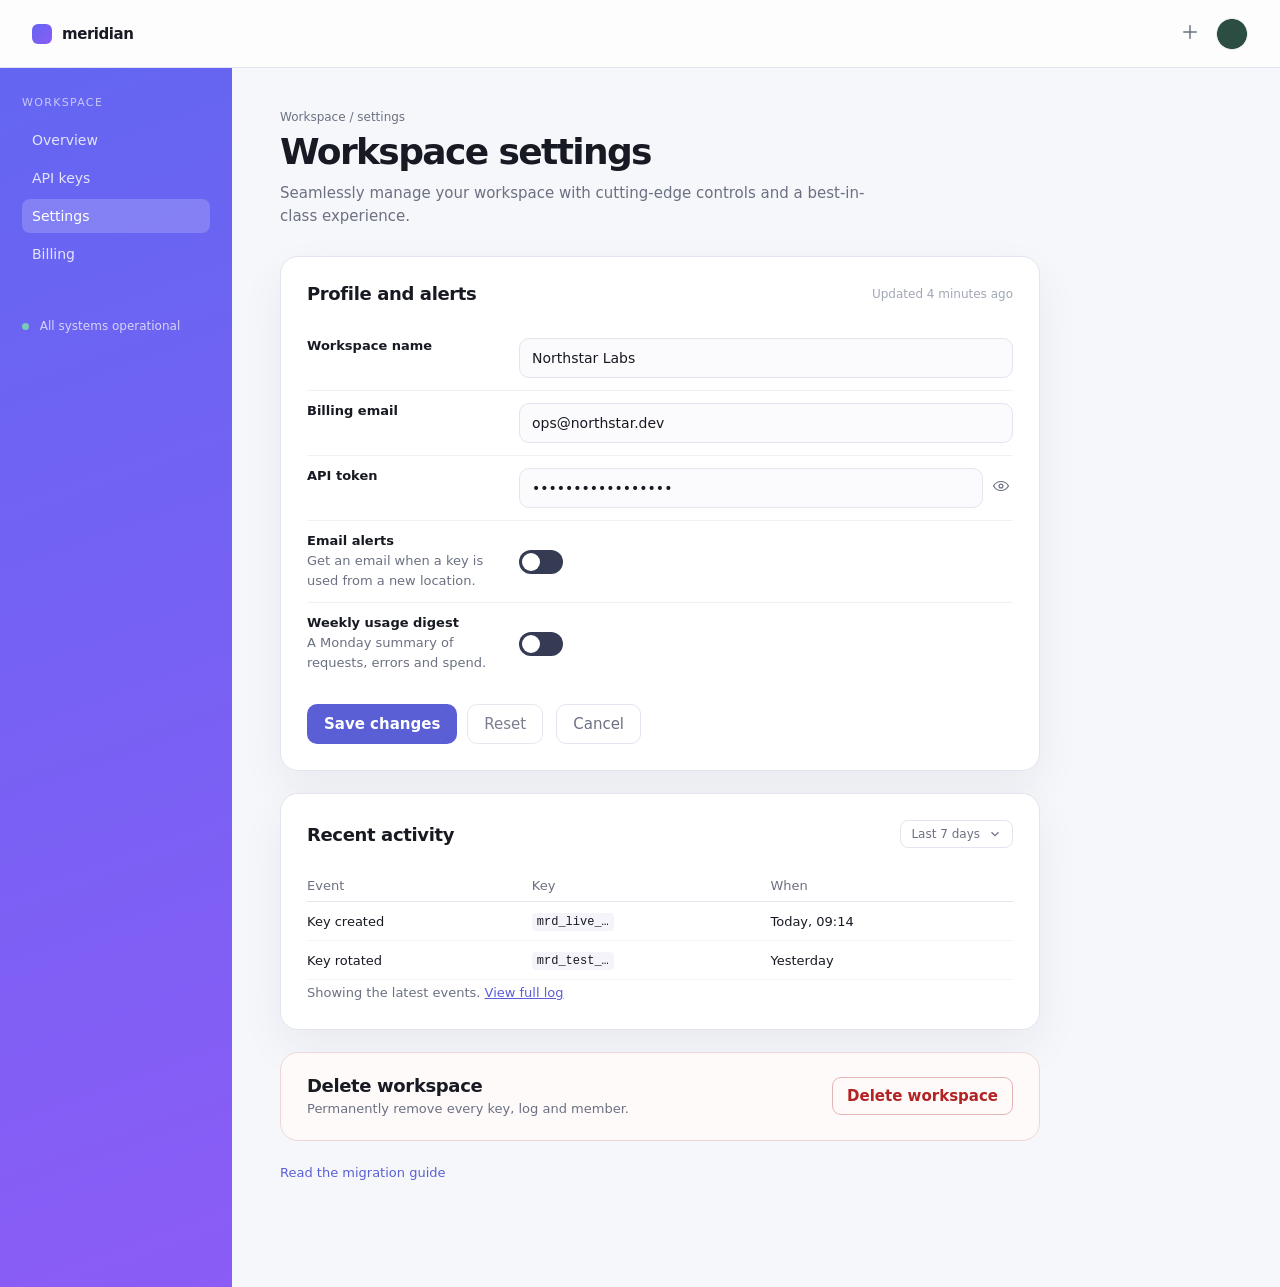
<file: tests/fixtures/defective-ui/index.html>
<!doctype html>
<html lang="en">
<head>
  <meta charset="utf-8">
  <meta name="viewport" content="width=device-width, initial-scale=1">
  <title>Meridian Console — Workspace settings</title>
  <link rel="stylesheet" href="styles.css">
</head>
<body>
  <header class="topbar">
    <a class="brand" href="#main-content"><span class="brand-mark"></span> meridian</a>
    <div class="topbar-actions">
      <button class="icon-btn" type="button">
        <svg width="18" height="18" viewBox="0 0 24 24" aria-hidden="true"><path d="M12 3v18M3 12h18" stroke="currentColor" stroke-width="2"/></svg>
      </button>
      <img class="avatar" src="avatar.png" width="32" height="32">
    </div>
  </header>

  <div class="shell">
    <aside class="side">
      <p class="side-label">Workspace</p>
      <nav aria-label="Workspace">
        <a href="#">Overview</a>
        <a href="#">API keys</a>
        <a href="#" aria-current="page">Settings</a>
        <a href="#">Billing</a>
      </nav>
      <div class="side-foot">
        <span class="status-dot"></span> All systems operational
      </div>
    </aside>

    <main class="content" id="main-content">
      <div class="intro">
        <p class="kicker">Workspace / settings</p>
        <h1>Workspace settings</h1>
        <p class="lede">Seamlessly manage your workspace with cutting-edge controls and a best-in-class experience.</p>
      </div>

      <section class="panel">
        <div class="panel-head">
          <h2>Profile and alerts</h2>
          <span class="muted-low">Updated 4 minutes ago</span>
        </div>
        <form id="settings-form">
          <div class="field-row">
            <label for="workspace-name">Workspace name</label>
            <input id="workspace-name" name="workspace" value="Northstar Labs">
          </div>
          <div class="field-row">
            <span class="field-label">Billing email</span>
            <input type="email" name="email" value="ops@northstar.dev">
          </div>
          <div class="field-row">
            <span class="field-label">API token</span>
            <div class="secret-row">
              <input type="password" name="api_token" value="mrd_live_84c1d0e8">
              <button class="icon-btn" type="button">
                <svg width="18" height="18" viewBox="0 0 24 24" aria-hidden="true"><path d="M2 12s3.5-6 10-6 10 6 10 6-3.5 6-10 6-10-6-10-6Z" stroke="currentColor" fill="none" stroke-width="1.6"/><circle cx="12" cy="12" r="2.6" stroke="currentColor" fill="none" stroke-width="1.6"/></svg>
              </button>
            </div>
          </div>

          <div class="field-row switch-row">
            <div>
              <span class="field-label">Email alerts</span>
              <p class="hint">Get an email when a key is used from a new location.</p>
            </div>
            <div class="toggle" role="switch" aria-checked="true" tabindex="0" aria-label="Email alerts">
              <span class="toggle-knob"></span>
            </div>
          </div>

          <div class="field-row switch-row">
            <div>
              <span class="field-label">Weekly usage digest</span>
              <p class="hint">A Monday summary of requests, errors and spend.</p>
            </div>
            <div class="toggle" role="switch" aria-checked="false" tabindex="0" aria-label="Weekly usage digest">
              <span class="toggle-knob"></span>
            </div>
          </div>

          <div class="actions">
            <button class="save" type="submit">Save changes</button>
            <button class="ghost" type="button" disabled>Reset</button>
            <button class="ghost" type="button">Cancel</button>
          </div>
        </form>
      </section>

      <section class="panel">
        <div class="panel-head">
          <h2>Recent activity</h2>
          <div class="dropdown" role="combobox" aria-expanded="false" aria-label="Filter activity">
            <span>Last 7 days</span>
            <svg width="14" height="14" viewBox="0 0 24 24" aria-hidden="true"><path d="m6 9 6 6 6-6" fill="none" stroke="currentColor" stroke-width="2"/></svg>
          </div>
        </div>
        <table>
          <thead><tr><th>Event</th><th>Key</th><th>When</th></tr></thead>
          <tbody>
            <tr><td>Key created</td><td><code>mrd_live_…</code></td><td>Today, 09:14</td></tr>
            <tr><td>Key rotated</td><td><code>mrd_test_…</code></td><td>Yesterday</td></tr>
          </tbody>
        </table>
        <p class="hint">Showing the latest events. <a href="https://docs.example.com/activity" target="_blank">View full log</a></p>
      </section>

      <section class="danger-zone">
        <div>
          <h2>Delete workspace</h2>
          <p class="hint">Permanently remove every key, log and member.</p>
        </div>
        <button class="delete" type="button">Delete workspace</button>
      </section>

      <p class="docs-link" role="link" tabindex="0">Read the migration guide</p>
    </main>
  </div>

  <div class="toast" id="toast">Settings saved</div>
  <script src="app.js"></script>
</body>
</html>
</file>
<file: examples/shared/meridian.css>
@font-face {
  font-family: "Newsreader";
  font-style: normal;
  font-weight: 400 600;
  font-display: swap;
  src: url("fonts/newsreader.woff2") format("woff2");
}

@font-face {
  font-family: "IBM Plex Sans";
  font-style: normal;
  font-weight: 400;
  font-display: swap;
  src: url("fonts/ibm-plex-sans-400.woff2") format("woff2");
}

@font-face {
  font-family: "IBM Plex Sans";
  font-style: normal;
  font-weight: 500;
  font-display: swap;
  src: url("fonts/ibm-plex-sans-500.woff2") format("woff2");
}

@font-face {
  font-family: "IBM Plex Sans";
  font-style: normal;
  font-weight: 600;
  font-display: swap;
  src: url("fonts/ibm-plex-sans-600.woff2") format("woff2");
}

@font-face {
  font-family: "IBM Plex Mono";
  font-style: normal;
  font-weight: 400;
  font-display: swap;
  src: url("fonts/ibm-plex-mono-400.woff2") format("woff2");
}

@font-face {
  font-family: "IBM Plex Mono";
  font-style: normal;
  font-weight: 500;
  font-display: swap;
  src: url("fonts/ibm-plex-mono-500.woff2") format("woff2");
}

:root {
  --paper: #f4f2eb;
  --paper-deep: #ebe8df;
  --surface: #fffefa;
  --surface-alt: #f0eee6;
  --ink: #17211c;
  --ink-soft: #3d4a43;
  --muted: #5b6760;
  --faint: #636f68;
  --line: #d8d5ca;
  --line-strong: #b6b7aa;
  --brand: #1d5a48;
  --brand-dark: #103a2d;
  --brand-mid: #174b3c;
  --brand-soft: #dfeae3;
  --accent: #b4542e;
  --accent-soft: #f2e3da;
  --danger: #9b3329;
  --danger-soft: #f4dfdb;
  --warning: #885a1b;
  --warning-soft: #f1e6d1;
  --info: #2a5e77;
  --info-soft: #dde9ee;
  --focus: #176685;
  --sidebar-text: #dce4dc;
  --sidebar-muted: #95a79a;
  --sans: "IBM Plex Sans", ui-sans-serif, system-ui, -apple-system, "Segoe UI", sans-serif;
  --mono: "IBM Plex Mono", ui-monospace, SFMono-Regular, Menlo, Consolas, monospace;
  --serif: "Newsreader", Iowan Old Style, Palatino Linotype, Palatino, Georgia, serif;
  --rail: 238px;
}

*,
*::before,
*::after {
  box-sizing: border-box;
}

html {
  scroll-behavior: smooth;
}

body {
  margin: 0;
  min-width: 320px;
  background: var(--paper);
  color: var(--ink);
  font-family: var(--sans);
  font-size: 14px;
  line-height: 1.5;
  -webkit-font-smoothing: antialiased;
  text-rendering: optimizeLegibility;
}

body.is-locked {
  overflow: hidden;
}

::selection {
  background: var(--brand);
  color: #fffefa;
}

a {
  color: inherit;
}

button,
input,
select,
textarea {
  font: inherit;
}

button {
  cursor: pointer;
}

a,
button,
input,
select,
textarea,
[role="switch"] {
  touch-action: manipulation;
}

svg {
  display: block;
}

h1,
h2,
h3,
h4,
p {
  margin-top: 0;
}

[hidden] {
  display: none !important;
}

:focus-visible {
  outline: 2px solid var(--focus);
  outline-offset: 3px;
}

:focus:not(:focus-visible) {
  outline: none;
}

.sr-only {
  position: absolute;
  width: 1px;
  height: 1px;
  padding: 0;
  margin: -1px;
  overflow: hidden;
  clip: rect(0, 0, 0, 0);
  white-space: nowrap;
  border: 0;
}

.skip-link {
  position: fixed;
  top: 10px;
  left: 10px;
  z-index: 120;
  transform: translateY(-180%);
  padding: 9px 13px;
  border-radius: 3px;
  background: var(--ink);
  color: var(--surface);
  font-size: 12px;
  text-decoration: none;
}

.skip-link:focus {
  transform: none;
}

.app {
  min-height: 100vh;
}

.sidebar {
  position: fixed;
  inset: 0 auto 0 0;
  z-index: 30;
  display: flex;
  flex-direction: column;
  width: var(--rail);
  height: 100dvh;
  padding: 22px 16px 18px;
  background: var(--brand-dark);
  color: var(--sidebar-text);
}

.brand {
  display: flex;
  align-items: center;
  gap: 11px;
  padding: 0 6px 24px;
  color: var(--surface);
  text-decoration: none;
}

.brand-mark {
  display: grid;
  place-items: center;
  width: 34px;
  height: 34px;
  flex: none;
  border: 1px solid rgba(255, 255, 255, 0.35);
  border-radius: 5px;
  font-family: var(--serif);
  font-size: 20px;
  font-weight: 500;
  line-height: 1;
}

.brand-word {
  display: block;
  font-family: var(--mono);
  font-size: 13px;
  font-weight: 500;
  letter-spacing: 0.08em;
  line-height: 1;
}

.brand-sub {
  display: block;
  margin-top: 4px;
  color: var(--sidebar-muted);
  font-size: 10px;
  letter-spacing: 0.03em;
}

.side-label {
  margin: 18px 8px 7px;
  color: var(--sidebar-muted);
  font-family: var(--mono);
  font-size: 8.5px;
  font-weight: 500;
  letter-spacing: 0.12em;
  text-transform: uppercase;
}

.side-nav {
  display: grid;
  gap: 2px;
}

.side-link {
  display: flex;
  align-items: center;
  gap: 10px;
  min-height: 36px;
  padding: 7px 9px;
  border-radius: 3px;
  color: var(--sidebar-text);
  font-size: 12.5px;
  text-decoration: none;
}

.side-link svg {
  flex: none;
  color: var(--sidebar-muted);
}

.side-link:hover {
  background: rgba(255, 255, 255, 0.07);
  color: #fff;
}

.side-link[aria-current="page"] {
  background: var(--surface);
  color: var(--brand-dark);
  font-weight: 500;
}

.side-link[aria-current="page"] svg {
  color: var(--brand);
}

.sidebar-foot {
  margin-top: auto;
  padding: 15px 4px 0;
  border-top: 1px solid rgba(255, 255, 255, 0.14);
}

.workspace-card {
  padding: 10px;
  border: 1px solid rgba(255, 255, 255, 0.14);
  border-radius: 3px;
}

.workspace-card-label {
  margin: 0 0 3px;
  color: var(--sidebar-muted);
  font-family: var(--mono);
  font-size: 8px;
  letter-spacing: 0.08em;
  text-transform: uppercase;
}

.workspace-card-name {
  margin: 0;
  color: #fff;
  font-size: 12px;
  font-weight: 500;
}

.workspace-card-plan {
  margin: 2px 0 0;
  color: var(--sidebar-muted);
  font-size: 10px;
}

.user-row {
  display: flex;
  align-items: center;
  gap: 9px;
  margin-top: 13px;
  padding: 0 5px;
}

.avatar {
  display: grid;
  place-items: center;
  width: 30px;
  height: 30px;
  flex: none;
  border-radius: 50%;
  background: #d9d2bb;
  color: var(--brand-dark);
  font-family: var(--mono);
  font-size: 9px;
  font-weight: 500;
}

.user-meta {
  min-width: 0;
}

.user-name {
  display: block;
  color: #fff;
  font-size: 11px;
  font-weight: 500;
}

.user-email {
  display: block;
  overflow: hidden;
  color: var(--sidebar-muted);
  font-size: 9.5px;
  text-overflow: ellipsis;
  white-space: nowrap;
}

.signout {
  color: var(--sidebar-muted);
  font-family: var(--mono);
  font-size: 8.5px;
  letter-spacing: 0.04em;
  text-decoration: none;
  text-transform: uppercase;
}

.signout:hover {
  color: #fff;
}

.main {
  min-height: 100vh;
  margin-left: var(--rail);
}

.topbar {
  position: sticky;
  top: 0;
  z-index: 20;
  display: flex;
  align-items: center;
  justify-content: space-between;
  gap: 20px;
  min-height: 58px;
  padding: 0 36px;
  border-bottom: 1px solid var(--line);
  background: rgba(244, 242, 235, 0.97);
}

.topbar-start,
.topbar-end {
  display: flex;
  align-items: center;
  gap: 14px;
}

.crumb {
  display: flex;
  align-items: center;
  gap: 8px;
  margin: 0;
  color: var(--muted);
  font-family: var(--mono);
  font-size: 9px;
  letter-spacing: 0.05em;
  text-transform: uppercase;
}

.crumb strong {
  color: var(--ink);
  font-weight: 500;
}

.crumb-sep {
  color: var(--line-strong);
}

.shell-toggle {
  display: none;
  width: 34px;
  height: 34px;
  place-items: center;
  border: 1px solid var(--line-strong);
  border-radius: 3px;
  background: transparent;
  color: var(--ink);
}

.demo-chip {
  display: inline-flex;
  align-items: center;
  gap: 6px;
  padding: 3px 7px;
  border: 1px solid var(--line);
  border-radius: 2px;
  color: var(--muted);
  font-family: var(--mono);
  font-size: 8px;
  letter-spacing: 0.05em;
  text-transform: uppercase;
}

.demo-chip::before {
  content: "";
  width: 5px;
  height: 5px;
  border-radius: 50%;
  background: var(--warning);
}

.topbar-link {
  color: var(--ink-soft);
  font-family: var(--mono);
  font-size: 9px;
  letter-spacing: 0.04em;
  text-decoration: none;
  text-transform: uppercase;
}

.topbar-link:hover {
  color: var(--brand);
  text-decoration: underline;
  text-underline-offset: 3px;
}

.env-select {
  min-height: 30px;
  padding: 3px 7px;
  border: 1px solid var(--line);
  border-radius: 2px;
  background: transparent;
  color: var(--ink-soft);
  font-family: var(--mono);
  font-size: 9px;
}

.content {
  width: min(100%, 1220px);
  margin: 0 auto;
  padding: 34px 36px 90px;
}

.page-head {
  display: flex;
  align-items: flex-end;
  justify-content: space-between;
  gap: 24px;
  margin-bottom: 28px;
}

.eyebrow {
  margin: 0 0 8px;
  color: var(--muted);
  font-family: var(--mono);
  font-size: 9px;
  font-weight: 500;
  letter-spacing: 0.1em;
  text-transform: uppercase;
}

.page-title {
  margin: 0;
  font-family: var(--serif);
  font-size: clamp(34px, 4vw, 48px);
  font-weight: 500;
  line-height: 1.05;
  letter-spacing: -0.025em;
}

.page-lede {
  max-width: 62ch;
  margin: 10px 0 0;
  color: var(--ink-soft);
  font-size: 13.5px;
  line-height: 1.6;
}

.page-actions {
  display: flex;
  flex-wrap: wrap;
  align-items: center;
  gap: 8px;
  padding-bottom: 2px;
}

.button {
  display: inline-flex;
  align-items: center;
  justify-content: center;
  gap: 7px;
  min-height: 36px;
  padding: 7px 13px;
  border: 1px solid var(--brand);
  border-radius: 3px;
  background: var(--brand);
  color: #fffefa;
  font-size: 12px;
  font-weight: 500;
  text-decoration: none;
}

.button:hover {
  background: var(--brand-dark);
  border-color: var(--brand-dark);
}

.button:disabled {
  cursor: not-allowed;
  opacity: 0.62;
}

.button.is-quiet {
  border-color: var(--line-strong);
  background: transparent;
  color: var(--ink);
}

.button.is-quiet:hover {
  border-color: var(--ink);
  background: var(--surface);
}

.button.is-danger {
  border-color: var(--danger);
  background: var(--danger);
  color: #fff;
}

.button.is-danger:hover {
  border-color: #76251e;
  background: #76251e;
}

.button.is-small {
  min-height: 30px;
  padding: 5px 9px;
  font-size: 10.5px;
}

.text-button {
  padding: 0;
  border: 0;
  border-bottom: 1px solid transparent;
  background: transparent;
  color: var(--ink-soft);
  font-family: var(--mono);
  font-size: 9.5px;
  letter-spacing: 0.04em;
  text-decoration: none;
  text-transform: uppercase;
}

.text-button:hover {
  border-bottom-color: var(--ink);
  color: var(--ink);
}

.icon-button {
  display: inline-grid;
  place-items: center;
  width: 32px;
  height: 32px;
  flex: none;
  border: 1px solid var(--line);
  border-radius: 3px;
  background: transparent;
  color: var(--ink-soft);
}

.icon-button:hover {
  border-color: var(--ink);
  background: var(--surface);
  color: var(--ink);
}

.spinner {
  display: inline-block;
  width: 13px;
  height: 13px;
  flex: none;
  border: 1.5px solid currentColor;
  border-right-color: transparent;
  border-radius: 50%;
  animation: spin 0.7s linear infinite;
}

@keyframes spin {
  to { transform: rotate(360deg); }
}

.badge {
  display: inline-flex;
  align-items: center;
  gap: 5px;
  padding: 3px 7px;
  border: 1px solid var(--line);
  border-radius: 2px;
  color: var(--ink-soft);
  font-family: var(--mono);
  font-size: 8.5px;
  font-weight: 500;
  letter-spacing: 0.04em;
  text-transform: uppercase;
  white-space: nowrap;
}

.badge::before {
  content: "";
  width: 5px;
  height: 5px;
  border-radius: 50%;
  background: currentColor;
}

.badge.is-success {
  border-color: rgba(29, 90, 72, 0.28);
  background: var(--brand-soft);
  color: var(--brand-dark);
}

.badge.is-warning {
  border-color: rgba(136, 90, 27, 0.3);
  background: var(--warning-soft);
  color: var(--warning);
}

.badge.is-danger {
  border-color: rgba(155, 51, 41, 0.3);
  background: var(--danger-soft);
  color: var(--danger);
}

.badge.is-info {
  border-color: rgba(42, 94, 119, 0.28);
  background: var(--info-soft);
  color: var(--info);
}

.card {
  border: 1px solid var(--line);
  border-radius: 5px;
  background: var(--surface);
}

.card-head {
  display: flex;
  align-items: flex-start;
  justify-content: space-between;
  gap: 18px;
  padding: 16px 18px 13px;
  border-bottom: 1px solid var(--line);
}

.card-title {
  margin: 0;
  font-size: 13.5px;
  font-weight: 600;
  letter-spacing: -0.005em;
}

.card-sub {
  margin: 4px 0 0;
  color: var(--muted);
  font-size: 11px;
}

.card-body {
  padding: 18px;
}

.field {
  display: grid;
  gap: 5px;
}

.field + .field {
  margin-top: 16px;
}

.field label {
  color: var(--ink-soft);
  font-size: 11.5px;
  font-weight: 500;
}

.field-hint {
  margin: 1px 0 0;
  color: var(--muted);
  font-size: 10.5px;
  line-height: 1.45;
}

.field-error {
  margin: 2px 0 0;
  color: var(--danger);
  font-size: 10.5px;
  line-height: 1.4;
}

.input,
.select,
.textarea {
  width: 100%;
  min-height: 38px;
  padding: 7px 9px;
  border: 1px solid var(--line-strong);
  border-radius: 3px;
  background: var(--surface);
  color: var(--ink);
  font-size: 16px;
}

.input::placeholder,
.textarea::placeholder {
  color: var(--faint);
}

.input:hover,
.select:hover,
.textarea:hover {
  border-color: var(--muted);
}

.input[aria-invalid="true"],
.select[aria-invalid="true"],
.textarea[aria-invalid="true"] {
  border-color: var(--danger);
  background: #fffaf9;
}

.input:disabled,
.select:disabled,
.textarea:disabled {
  cursor: not-allowed;
  background: var(--surface-alt);
  color: var(--muted);
}

.input-wrap {
  position: relative;
  display: flex;
  align-items: center;
}

.input-wrap .input {
  padding-right: 74px;
}

.field-action {
  position: absolute;
  right: 4px;
  min-height: 30px;
  padding: 3px 7px;
  border: 0;
  border-radius: 2px;
  background: transparent;
  color: var(--brand);
  font-family: var(--mono);
  font-size: 9px;
  letter-spacing: 0.03em;
  text-transform: uppercase;
}

.field-action:hover {
  background: var(--brand-soft);
}

.checkbox-row {
  display: flex;
  align-items: center;
  gap: 8px;
  color: var(--ink-soft);
  font-size: 11.5px;
}

.checkbox-row input {
  width: 15px;
  height: 15px;
  margin: 0;
  accent-color: var(--brand);
}

.form-alert {
  display: flex;
  align-items: flex-start;
  gap: 9px;
  margin-bottom: 18px;
  padding: 10px 11px;
  border: 1px solid var(--line);
  border-left: 3px solid var(--danger);
  border-radius: 3px;
  background: var(--danger-soft);
  color: var(--danger);
  font-size: 11.5px;
  line-height: 1.5;
}

.form-alert.is-success {
  border-left-color: var(--brand);
  background: var(--brand-soft);
  color: var(--brand-dark);
}

.form-alert svg {
  flex: none;
  margin-top: 1px;
}

.form-alert p {
  margin: 0;
}

.inline-note {
  display: flex;
  align-items: flex-start;
  gap: 8px;
  padding: 9px 11px;
  border: 1px solid var(--line);
  border-left: 2px solid var(--line-strong);
  border-radius: 2px;
  background: var(--surface-alt);
  color: var(--muted);
  font-size: 10.5px;
  line-height: 1.5;
}

.inline-note svg {
  flex: none;
  margin-top: 1px;
}

.toast {
  position: fixed;
  right: 22px;
  bottom: 22px;
  z-index: 100;
  max-width: min(360px, calc(100vw - 32px));
  padding: 10px 13px;
  border: 1px solid var(--ink);
  border-radius: 3px;
  background: var(--ink);
  color: var(--surface);
  font-size: 11.5px;
  line-height: 1.45;
  opacity: 0;
  transform: translateY(6px);
  pointer-events: none;
  transition: opacity 120ms ease, transform 120ms ease;
}

.toast.is-visible {
  opacity: 1;
  transform: none;
}

.toast.is-error {
  border-color: var(--danger);
  background: var(--danger);
}

.sr-region {
  position: absolute;
  width: 1px;
  height: 1px;
  padding: 0;
  margin: -1px;
  overflow: hidden;
  clip: rect(0, 0, 0, 0);
  white-space: nowrap;
  border: 0;
}

.sidebar-backdrop {
  display: none;
}

@media (max-width: 880px) {
  .sidebar {
    transform: translateX(-101%);
    transition: transform 160ms ease;
  }

  .sidebar.is-open {
    transform: none;
  }

  .main {
    margin-left: 0;
  }

  .topbar {
    padding-inline: 18px;
  }

  .shell-toggle {
    display: grid;
  }

  .sidebar-backdrop {
    position: fixed;
    inset: 0;
    z-index: 25;
    border: 0;
    background: rgba(13, 24, 19, 0.45);
  }

  .sidebar-backdrop.is-visible {
    display: block;
  }

  .content {
    padding: 27px 18px 76px;
  }

  .page-head {
    align-items: flex-start;
    flex-direction: column;
    gap: 16px;
  }
}

@media (max-width: 560px) {
  .topbar {
    min-height: 52px;
  }

  .crumb {
    display: none;
  }

  .topbar-start {
    gap: 8px;
  }

  .topbar-end {
    gap: 9px;
  }

  .demo-chip {
    display: none;
  }

  .page-title {
    font-size: 34px;
  }

  .content {
    padding-top: 23px;
  }

  .toast {
    right: 16px;
    bottom: 16px;
  }
}

@media (prefers-reduced-motion: reduce) {
  html {
    scroll-behavior: auto;
  }

  *,
  *::before,
  *::after {
    animation-duration: 0.01ms !important;
    animation-iteration-count: 1 !important;
    transition-duration: 0.01ms !important;
  }
}

.login-page {
  display: grid;
  grid-template-columns: minmax(0, 1.05fr) minmax(420px, 0.95fr);
  min-height: 100svh;
  background: var(--surface);
}

.login-brand {
  display: flex;
  flex-direction: column;
  justify-content: space-between;
  min-height: 100svh;
  padding: 38px 46px 34px;
  background: var(--brand-dark);
  color: var(--surface);
}

.login-brand .brand {
  padding: 0;
}

.login-brand .brand-mark {
  border-color: rgba(255, 255, 255, 0.4);
}

.login-brand .brand-sub {
  color: #a7b8aa;
}

.login-brand .eyebrow {
  color: #a7b8aa;
}

.brand-statement {
  max-width: 13ch;
  margin: 54px 0 0;
  font-family: var(--serif);
  font-size: clamp(48px, 6vw, 82px);
  font-weight: 400;
  line-height: 0.96;
  letter-spacing: -0.035em;
}

.brand-note {
  max-width: 44ch;
  margin: 22px 0 0;
  color: #c3d0c5;
  font-size: 13px;
  line-height: 1.65;
}

.brand-metrics {
  display: grid;
  grid-template-columns: repeat(3, minmax(0, 1fr));
  border-top: 1px solid rgba(255, 255, 255, 0.2);
}

.brand-metric {
  padding: 15px 14px 0 0;
}

.brand-metric + .brand-metric {
  padding-left: 14px;
  border-left: 1px solid rgba(255, 255, 255, 0.15);
}

.brand-metric-value {
  display: block;
  font-family: var(--serif);
  font-size: 25px;
  font-weight: 400;
  line-height: 1;
  letter-spacing: -0.02em;
}

.brand-metric-label {
  display: block;
  margin-top: 6px;
  color: #9fb1a3;
  font-family: var(--mono);
  font-size: 8px;
  letter-spacing: 0.06em;
  line-height: 1.4;
  text-transform: uppercase;
}

.brand-footnote {
  margin: 16px 0 0;
  color: #8fa394;
  font-family: var(--mono);
  font-size: 8px;
  letter-spacing: 0.04em;
  text-transform: uppercase;
}

.login-main {
  display: grid;
  place-items: center;
  padding: 42px 38px;
  background: var(--paper);
}

.login-panel {
  width: min(100%, 392px);
}

.login-topline {
  display: flex;
  align-items: center;
  justify-content: space-between;
  gap: 18px;
  margin-bottom: 42px;
}

.login-topline-label {
  color: var(--muted);
  font-family: var(--mono);
  font-size: 8.5px;
  letter-spacing: 0.06em;
  text-transform: uppercase;
}

.login-title {
  margin: 0;
  font-family: var(--serif);
  font-size: 43px;
  font-weight: 500;
  line-height: 1.02;
  letter-spacing: -0.03em;
}

.login-lede {
  margin: 10px 0 25px;
  color: var(--ink-soft);
  font-size: 13px;
  line-height: 1.6;
}

.login-form .field + .field {
  margin-top: 15px;
}

.login-options {
  display: flex;
  align-items: center;
  justify-content: space-between;
  gap: 16px;
  margin-top: 15px;
}

.login-options .text-button {
  font-size: 9px;
  text-transform: none;
}

.login-submit {
  width: 100%;
  min-height: 43px;
  margin-top: 19px;
}

.login-hint {
  margin-top: 23px;
  padding: 12px 13px;
  border: 1px solid var(--line);
  border-left: 2px solid var(--line-strong);
  border-radius: 3px;
  background: var(--surface);
}

.login-hint-title {
  margin: 0 0 5px;
  color: var(--ink-soft);
  font-family: var(--mono);
  font-size: 8.5px;
  font-weight: 500;
  letter-spacing: 0.06em;
  text-transform: uppercase;
}

.login-hint p {
  margin: 0;
  color: var(--muted);
  font-size: 10.5px;
  line-height: 1.55;
}

.login-hint code {
  border-radius: 2px;
  background: var(--surface-alt);
  color: var(--ink-soft);
  font-family: var(--mono);
  font-size: 9.5px;
}

.login-hint .text-button {
  margin-top: 8px;
  font-size: 8.5px;
}

.login-footnote {
  margin: 28px 0 0;
  color: var(--faint);
  font-family: var(--mono);
  font-size: 8.5px;
  line-height: 1.55;
  letter-spacing: 0.02em;
}

.dialog {
  width: min(470px, calc(100vw - 24px));
  max-height: min(85vh, 720px);
  padding: 0;
  border: 1px solid var(--ink);
  border-radius: 5px;
  background: var(--surface);
  color: var(--ink);
  box-shadow: 0 24px 70px rgba(15, 25, 20, 0.2);
}

.dialog::backdrop {
  background: rgba(13, 24, 19, 0.45);
}

.dialog-head {
  display: flex;
  align-items: flex-start;
  justify-content: space-between;
  gap: 16px;
  padding: 19px 20px 14px;
  border-bottom: 1px solid var(--line);
}

.dialog-head h2 {
  margin: 0;
  font-family: var(--serif);
  font-size: 27px;
  font-weight: 500;
  line-height: 1.08;
  letter-spacing: -0.02em;
}

.dialog-body {
  padding: 17px 20px 20px;
  overflow-y: auto;
}

.dialog-lede {
  margin: 0 0 15px;
  color: var(--ink-soft);
  font-size: 12px;
  line-height: 1.6;
}

.dialog-actions {
  display: flex;
  flex-wrap: wrap;
  justify-content: flex-end;
  gap: 8px;
  margin-top: 18px;
}

.dialog-actions .button {
  min-height: 34px;
}

.dialog-warning {
  padding: 9px 10px;
  border: 1px solid var(--line);
  border-left: 3px solid var(--warning);
  border-radius: 2px;
  background: var(--warning-soft);
  color: var(--warning);
  font-size: 10.5px;
  line-height: 1.5;
}

.dialog-success {
  padding: 9px 10px;
  border-left: 3px solid var(--brand);
  background: var(--brand-soft);
  color: var(--brand-dark);
  font-size: 10.5px;
  line-height: 1.5;
}

@media (max-width: 980px) {
  .login-page {
    grid-template-columns: 1fr;
  }

  .login-brand {
    min-height: 0;
    padding: 26px 28px 28px;
  }

  .brand-statement {
    max-width: 20ch;
    margin-top: 34px;
    font-size: 50px;
  }

  .brand-note {
    margin-top: 14px;
  }

  .brand-metrics {
    margin-top: 30px;
  }

  .login-main {
    padding: 34px 28px 48px;
  }

  .login-panel {
    width: min(100%, 440px);
  }
}

@media (max-width: 560px) {
  .login-brand {
    padding: 20px 18px 24px;
  }

  .brand-statement {
    margin-top: 27px;
    font-size: 40px;
  }

  .brand-note {
    font-size: 11.5px;
  }

  .brand-metric-value {
    font-size: 21px;
  }

  .login-main {
    padding: 28px 18px 44px;
  }

  .login-topline {
    margin-bottom: 30px;
  }

  .login-title {
    font-size: 37px;
  }

  .dialog-head {
    padding: 16px 16px 12px;
  }

  .dialog-body {
    padding: 15px 16px 18px;
  }
}
</file>
<file: examples/dashboard/dashboard.css>
.metric-grid {
  display: grid;
  grid-template-columns: repeat(4, minmax(0, 1fr));
  gap: 12px;
  margin-bottom: 16px;
}

.metric {
  padding: 15px 16px 14px;
  border: 1px solid var(--line);
  border-radius: 4px;
  background: var(--surface);
}

.metric-label {
  margin: 0;
  color: var(--muted);
  font-family: var(--mono);
  font-size: 8.5px;
  letter-spacing: 0.06em;
  text-transform: uppercase;
}

.metric-value {
  display: flex;
  align-items: baseline;
  gap: 5px;
  margin: 9px 0 0;
  font-family: var(--serif);
  font-size: 31px;
  font-weight: 500;
  line-height: 1;
  letter-spacing: -0.02em;
  font-variant-numeric: tabular-nums;
}

.metric-value small {
  color: var(--muted);
  font-family: var(--sans);
  font-size: 10px;
  font-weight: 400;
  letter-spacing: 0;
}

.metric-foot {
  display: flex;
  align-items: center;
  gap: 7px;
  margin: 9px 0 0;
  color: var(--muted);
  font-size: 10px;
}

.trend {
  display: inline-flex;
  align-items: center;
  gap: 3px;
  font-family: var(--mono);
  font-size: 8.5px;
  font-weight: 500;
  letter-spacing: 0.02em;
}

.trend-icon {
  width: 7px;
  height: 7px;
  flex: none;
}

.trend.is-good {
  color: var(--brand);
}

.trend.is-bad {
  color: var(--danger);
}

.overview-grid {
  display: grid;
  grid-template-columns: minmax(0, 1.7fr) minmax(280px, 0.8fr);
  gap: 16px;
  margin-bottom: 22px;
}

.chart-filters {
  display: flex;
  flex-wrap: wrap;
  align-items: center;
  gap: 10px;
}

.segmented {
  display: inline-flex;
  border: 1px solid var(--line);
  border-radius: 3px;
  background: var(--surface-alt);
  padding: 2px;
}

.segmented button {
  min-height: 25px;
  padding: 3px 8px;
  border: 0;
  border-radius: 2px;
  background: transparent;
  color: var(--muted);
  font-family: var(--mono);
  font-size: 8.5px;
  letter-spacing: 0.03em;
}

.segmented button:hover {
  color: var(--ink);
}

.segmented button[aria-pressed="true"] {
  background: var(--surface);
  color: var(--ink);
  box-shadow: 0 1px 2px rgba(23, 33, 28, 0.08);
}

.chart-wrap {
  padding: 10px 16px 13px;
}

.chart-svg {
  display: block;
  width: 100%;
  height: auto;
  min-height: 190px;
  overflow: visible;
}

.chart-grid-line {
  stroke: var(--line);
  stroke-width: 1;
  shape-rendering: crispEdges;
}

.chart-axis-text {
  fill: var(--faint);
  font-family: var(--mono);
  font-size: 8px;
  letter-spacing: 0.02em;
}

.chart-line {
  fill: none;
  stroke: var(--brand);
  stroke-width: 2;
  stroke-linejoin: round;
  stroke-linecap: round;
  vector-effect: non-scaling-stroke;
  transition: d 200ms ease;
}

.chart-capacity-line {
  stroke: var(--line-strong);
  stroke-width: 1;
  stroke-dasharray: 3 4;
  vector-effect: non-scaling-stroke;
}

.chart-area {
  fill: var(--brand-soft);
  opacity: 0.7;
}

.chart-marker {
  fill: var(--surface);
  stroke: var(--brand);
  stroke-width: 2;
}

.chart-foot {
  display: flex;
  flex-wrap: wrap;
  align-items: center;
  justify-content: space-between;
  gap: 10px;
  padding-top: 9px;
  border-top: 1px solid var(--line);
}

.chart-legend {
  display: flex;
  flex-wrap: wrap;
  gap: 14px;
  color: var(--muted);
  font-family: var(--mono);
  font-size: 8.5px;
  letter-spacing: 0.03em;
  text-transform: uppercase;
}

.chart-legend span {
  display: inline-flex;
  align-items: center;
  gap: 5px;
}

.chart-legend span::before {
  content: "";
  width: 13px;
  height: 2px;
  background: var(--brand);
}

.chart-legend .is-capacity::before {
  height: 0;
  border-top: 1px dashed var(--line-strong);
}

.chart-summary {
  margin: 0;
  color: var(--muted);
  font-size: 10px;
}

.health-list {
  padding: 5px 0;
}

.health-row {
  display: flex;
  align-items: center;
  justify-content: space-between;
  gap: 14px;
  padding: 11px 17px;
  border-bottom: 1px solid var(--line);
}

.health-row:last-child {
  border-bottom: 0;
}

.health-name {
  margin: 0;
  font-size: 11.5px;
  font-weight: 500;
}

.health-detail {
  margin: 2px 0 0;
  color: var(--muted);
  font-family: var(--mono);
  font-size: 8.5px;
}

.health-meta {
  text-align: right;
}

.health-latency {
  display: block;
  color: var(--ink-soft);
  font-family: var(--mono);
  font-size: 9.5px;
}

.health-state {
  display: block;
  margin-top: 2px;
  color: var(--brand);
  font-family: var(--mono);
  font-size: 8px;
  letter-spacing: 0.03em;
  text-transform: uppercase;
}

.health-state.is-warning {
  color: var(--warning);
}

.health-foot {
  padding: 11px 17px 14px;
  border-top: 1px solid var(--line);
}

.health-foot p {
  margin: 0;
  color: var(--muted);
  font-size: 10px;
  line-height: 1.5;
}

.table-card {
  overflow: hidden;
}

.table-toolbar {
  display: flex;
  flex-wrap: wrap;
  align-items: center;
  gap: 9px;
  margin-left: auto;
}

.table-toolbar .field-inline {
  display: flex;
  align-items: center;
  gap: 5px;
}

.table-toolbar label {
  color: var(--muted);
  font-family: var(--mono);
  font-size: 8px;
  letter-spacing: 0.04em;
  text-transform: uppercase;
}

.search-field {
  position: relative;
}

.search-field svg {
  position: absolute;
  top: 50%;
  left: 8px;
  color: var(--muted);
  transform: translateY(-50%);
  pointer-events: none;
}

.search-field .input {
  width: 210px;
  min-height: 30px;
  padding: 4px 8px 4px 27px;
  font-size: 16px;
}

.select-sm {
  width: auto;
  min-height: 30px;
  padding: 3px 6px;
  font-size: 16px;
}

.table-scroll {
  overflow-x: auto;
}

.data-table {
  width: 100%;
  min-width: 760px;
  border-collapse: collapse;
  font-size: 11px;
}

.data-table caption {
  position: absolute;
  width: 1px;
  height: 1px;
  overflow: hidden;
  clip: rect(0, 0, 0, 0);
}

.data-table th,
.data-table td {
  padding: 9px 13px;
  border-bottom: 1px solid var(--line);
  text-align: left;
  vertical-align: middle;
}

.data-table th {
  background: var(--surface-alt);
  color: var(--muted);
  font-family: var(--mono);
  font-size: 8px;
  font-weight: 500;
  letter-spacing: 0.05em;
  text-transform: uppercase;
  white-space: nowrap;
}

.data-table tbody tr:hover td {
  background: #fbfaf5;
}

.data-table tbody tr:last-child td {
  border-bottom: 0;
}

.mono {
  font-family: var(--mono);
  font-size: 9.5px;
  font-variant-numeric: tabular-nums;
}

.request-path {
  display: block;
  color: var(--ink);
  font-family: var(--mono);
  font-size: 9.5px;
  white-space: nowrap;
}

.request-method {
  display: inline-block;
  margin-right: 6px;
  color: var(--brand);
  font-weight: 500;
}

.request-key {
  display: block;
  margin-top: 2px;
  color: var(--muted);
  font-family: var(--mono);
  font-size: 8px;
}

.row-status {
  display: inline-flex;
  align-items: center;
  gap: 4px;
  font-family: var(--mono);
  font-size: 8.5px;
  text-transform: uppercase;
  white-space: nowrap;
}

.row-status::before {
  content: "";
  width: 5px;
  height: 5px;
  border-radius: 50%;
  background: currentColor;
}

.row-status.is-ok { color: var(--brand); }
.row-status.is-warn { color: var(--warning); }
.row-status.is-error { color: var(--danger); }

.table-empty {
  padding: 30px 16px;
  color: var(--muted);
  text-align: center;
}

.table-empty p {
  margin: 0 0 8px;
  font-size: 11.5px;
}

.table-foot {
  display: flex;
  flex-wrap: wrap;
  align-items: center;
  justify-content: space-between;
  gap: 12px;
  padding: 10px 13px;
  border-top: 1px solid var(--line);
  color: var(--muted);
  font-family: var(--mono);
  font-size: 8.5px;
  letter-spacing: 0.02em;
}

.refresh-meta {
  color: var(--muted);
  font-family: var(--mono);
  font-size: 8.5px;
  letter-spacing: 0.02em;
}

.skeleton-bar {
  display: block;
  width: 100%;
  height: 9px;
  border-radius: 2px;
  background: var(--surface-alt);
  animation: skeleton-pulse 1.2s ease-in-out infinite;
}

.skeleton-bar.is-short {
  width: 58%;
}

@keyframes skeleton-pulse {
  0%, 100% { opacity: 0.55; }
  50% { opacity: 1; }
}

.dashboard-footnote {
  margin: 17px 0 0;
  color: var(--muted);
  font-size: 10.5px;
  line-height: 1.55;
}

.dashboard-footnote code {
  font-family: var(--mono);
  font-size: 9.5px;
}

@media (max-width: 1080px) {
  .metric-grid {
    grid-template-columns: repeat(2, minmax(0, 1fr));
  }

  .overview-grid {
    grid-template-columns: 1fr;
  }
}

@media (max-width: 680px) {
  .metric-grid {
    grid-template-columns: 1fr;
  }

  .metric {
    display: grid;
    grid-template-columns: minmax(0, 1fr) auto;
    align-items: end;
    gap: 3px 14px;
  }

  .metric-label {
    grid-column: 1 / -1;
    margin-bottom: 4px;
  }

  .metric-value {
    margin: 0;
    font-size: 28px;
  }

  .metric-foot {
    margin: 0;
    text-align: right;
  }

  .card-head {
    align-items: flex-start;
    flex-direction: column;
    gap: 11px;
  }

  .table-toolbar {
    width: 100%;
    margin-left: 0;
  }

  .search-field,
  .search-field .input {
    width: 100%;
  }

  .table-toolbar .field-inline {
    flex: 1;
  }

  .select-sm {
    width: 100%;
  }

  .chart-wrap {
    padding-inline: 11px;
  }

  .chart-svg {
    min-height: 155px;
  }
}

@media (prefers-reduced-motion: reduce) {
  .chart-line {
    transition: none;
  }

  .skeleton-bar {
    animation: none;
    opacity: 0.8;
  }
}
</file>
<file: examples/settings-page/settings.css>
.settings-layout {
  display: grid;
  grid-template-columns: 180px minmax(0, 1fr);
  gap: 42px;
  align-items: start;
}

.settings-nav {
  position: sticky;
  top: 82px;
  display: grid;
  gap: 2px;
}

.settings-nav-label {
  margin: 0 0 8px;
  color: var(--muted);
  font-family: var(--mono);
  font-size: 8px;
  letter-spacing: 0.09em;
  text-transform: uppercase;
}

.settings-nav a {
  display: block;
  padding: 6px 8px;
  border-left: 1px solid var(--line);
  color: var(--muted);
  font-size: 11.5px;
  text-decoration: none;
}

.settings-nav a:hover {
  border-left-color: var(--line-strong);
  color: var(--ink);
}

.settings-nav a.is-active {
  border-left: 2px solid var(--brand);
  color: var(--ink);
  font-weight: 500;
}

.settings-form {
  display: grid;
  gap: 28px;
}

.settings-section {
  scroll-margin-top: 80px;
}

.settings-section-head {
  margin-bottom: 12px;
  padding-bottom: 9px;
  border-bottom: 1px solid var(--line-strong);
}

.settings-section-head h2 {
  margin: 0;
  font-size: 15px;
  font-weight: 600;
  letter-spacing: -0.01em;
}

.settings-section-head p {
  margin: 4px 0 0;
  color: var(--muted);
  font-size: 11px;
  line-height: 1.55;
}

.settings-panel {
  padding: 17px;
  border: 1px solid var(--line);
  border-radius: 4px;
  background: var(--surface);
}

.form-grid {
  display: grid;
  grid-template-columns: repeat(2, minmax(0, 1fr));
  gap: 15px;
}

.form-grid .field + .field {
  margin-top: 0;
}

.form-grid .field.is-wide {
  grid-column: 1 / -1;
}

.field-label-row {
  display: flex;
  align-items: baseline;
  justify-content: space-between;
  gap: 12px;
}

.field-label-row label {
  color: var(--ink-soft);
  font-size: 11.5px;
  font-weight: 500;
}

.field-label-row .mono-note {
  color: var(--muted);
  font-family: var(--mono);
  font-size: 8px;
  text-transform: uppercase;
  letter-spacing: 0.03em;
}

.setting-row {
  display: flex;
  align-items: flex-start;
  justify-content: space-between;
  gap: 26px;
  padding: 13px 0;
  border-bottom: 1px solid var(--line);
}

.setting-row:first-child {
  padding-top: 0;
}

.setting-row:last-child {
  padding-bottom: 0;
  border-bottom: 0;
}

.setting-row-copy {
  max-width: 58ch;
}

.setting-row-title {
  margin: 0;
  font-size: 12px;
  font-weight: 500;
}

.setting-row-desc {
  margin: 3px 0 0;
  color: var(--muted);
  font-size: 10.5px;
  line-height: 1.5;
}

.switch {
  position: relative;
  display: inline-flex;
  flex: none;
  align-items: center;
  width: auto;
  height: 20px;
  margin-top: 1px;
}

.switch input {
  position: absolute;
  width: 1px;
  height: 1px;
  opacity: 0;
}

.switch-track {
  position: relative;
  display: block;
  flex: none;
  width: 36px;
  height: 20px;
  border: 1px solid var(--line-strong);
  border-radius: 10px;
  background: var(--surface-alt);
}

.switch-track::after {
  content: "";
  position: absolute;
  top: 2px;
  left: 2px;
  width: 14px;
  height: 14px;
  border-radius: 50%;
  background: var(--surface);
  box-shadow: 0 1px 2px rgba(23, 33, 28, 0.16);
  transition: transform 120ms ease;
}

.switch-input:checked + .switch-track {
  border-color: var(--brand);
  background: var(--brand);
}

.switch-input:checked + .switch-track::after {
  transform: translateX(16px);
}

.switch-input:focus-visible + .switch-track {
  outline: 2px solid var(--focus);
  outline-offset: 3px;
}

.switch-input:disabled + .switch-track {
  opacity: 0.45;
}

.switch-state {
  min-width: 24px;
  margin-left: 9px;
  color: var(--muted);
  font-family: var(--mono);
  font-size: 8.5px;
  text-transform: uppercase;
}

.token-box {
  display: flex;
  align-items: center;
  gap: 7px;
  flex-wrap: wrap;
}

.token-box .input {
  flex: 1 1 240px;
  min-width: 0;
  font-family: var(--mono);
  font-size: 16px;
  letter-spacing: 0.03em;
}

.token-meta {
  display: flex;
  flex-wrap: wrap;
  gap: 12px;
  margin-top: 10px;
  color: var(--muted);
  font-family: var(--mono);
  font-size: 8.5px;
  letter-spacing: 0.02em;
}

.token-meta span + span {
  padding-left: 12px;
  border-left: 1px solid var(--line);
}

.security-note {
  margin: 14px 0 0;
}

.danger-panel {
  border-color: rgba(155, 51, 41, 0.28);
}

.danger-panel .settings-section-head {
  border-bottom-color: rgba(155, 51, 41, 0.24);
}

.danger-row {
  display: flex;
  align-items: center;
  justify-content: space-between;
  gap: 26px;
}

.danger-row h3 {
  margin: 0;
  font-size: 12px;
  font-weight: 500;
}

.danger-row p {
  margin: 3px 0 0;
  color: var(--muted);
  font-size: 10.5px;
  line-height: 1.5;
}

.savebar {
  position: sticky;
  bottom: 16px;
  z-index: 12;
  display: flex;
  flex-wrap: wrap;
  align-items: center;
  justify-content: space-between;
  gap: 14px;
  margin-top: 4px;
  padding: 10px 12px;
  border: 1px solid var(--ink);
  border-radius: 4px;
  background: var(--ink);
  color: var(--surface);
  box-shadow: 0 12px 30px rgba(16, 25, 20, 0.15);
}

.savebar-copy {
  display: flex;
  align-items: center;
  gap: 9px;
  font-size: 11px;
}

.savebar-copy::before {
  content: "";
  width: 6px;
  height: 6px;
  border-radius: 50%;
  background: var(--warning);
}

.savebar-actions {
  display: flex;
  align-items: center;
  gap: 7px;
}

.savebar .button {
  min-height: 30px;
  padding: 4px 10px;
  font-size: 10.5px;
}

.savebar .button:not(.is-quiet) {
  border-color: var(--surface);
  background: var(--surface);
  color: var(--ink);
}

.savebar .button.is-quiet {
  border-color: rgba(255, 255, 255, 0.3);
  color: var(--surface);
}

.savebar .button.is-quiet:hover {
  border-color: var(--surface);
  background: transparent;
}

.savebar-status {
  margin: 0;
  color: var(--surface);
  font-size: 10.5px;
}

.confirm-field {
  margin-top: 14px;
}

.confirm-field .input {
  font-family: var(--mono);
  font-size: 16px;
}

.dialog-token {
  display: block;
  margin-top: 12px;
  padding: 9px 10px;
  border: 1px solid var(--line);
  background: var(--surface-alt);
  font-family: var(--mono);
  font-size: 9.5px;
  overflow-wrap: anywhere;
}

@media (max-width: 900px) {
  .settings-layout {
    grid-template-columns: 1fr;
    gap: 20px;
  }

  .settings-nav {
    position: static;
    display: flex;
    gap: 4px;
    overflow-x: auto;
    padding-bottom: 6px;
  }

  .settings-nav-label {
    display: none;
  }

  .settings-nav a {
    flex: none;
    padding: 5px 8px;
    border: 1px solid var(--line);
    border-radius: 2px;
  }

  .settings-nav a.is-active {
    border-color: var(--ink);
    background: var(--ink);
    color: var(--surface);
  }
}

@media (max-width: 620px) {
  .form-grid {
    grid-template-columns: 1fr;
  }

  .setting-row {
    gap: 16px;
  }

  .danger-row {
    align-items: flex-start;
    flex-direction: column;
    gap: 12px;
  }

  .savebar {
    bottom: 8px;
  }

  .savebar-actions {
    width: 100%;
    justify-content: flex-end;
  }
}

@media (prefers-reduced-motion: reduce) {
  .switch-track::after {
    transition: none;
  }
}
</file>
<file: ui/workspace/styles.css>
@font-face {
  font-family: "Newsreader";
  font-style: normal;
  font-weight: 400 600;
  font-display: swap;
  src: url("fonts/newsreader.woff2") format("woff2");
}

@font-face {
  font-family: "IBM Plex Sans";
  font-style: normal;
  font-weight: 400;
  font-display: swap;
  src: url("fonts/ibm-plex-sans-400.woff2") format("woff2");
}

@font-face {
  font-family: "IBM Plex Sans";
  font-style: normal;
  font-weight: 500;
  font-display: swap;
  src: url("fonts/ibm-plex-sans-500.woff2") format("woff2");
}

@font-face {
  font-family: "IBM Plex Sans";
  font-style: normal;
  font-weight: 600;
  font-display: swap;
  src: url("fonts/ibm-plex-sans-600.woff2") format("woff2");
}

@font-face {
  font-family: "IBM Plex Mono";
  font-style: normal;
  font-weight: 400;
  font-display: swap;
  src: url("fonts/ibm-plex-mono-400.woff2") format("woff2");
}

@font-face {
  font-family: "IBM Plex Mono";
  font-style: normal;
  font-weight: 500;
  font-display: swap;
  src: url("fonts/ibm-plex-mono-500.woff2") format("woff2");
}

:root {
  --paper: #edeFE8;
  --paper-deep: #e4e7df;
  --surface: #f8f8f4;
  --surface-quiet: #f1f2ec;
  --ink: #161b19;
  --ink-soft: #3e4742;
  --muted: #69716b;
  --faint: #8d948e;
  --rule: #cfd4c9;
  --rule-strong: #a8b0a5;
  --accent: #b84328;
  --accent-soft: #f1ddd6;
  --success: #2e6b4f;
  --success-soft: #dbe9df;
  --warning: #8d5b16;
  --warning-soft: #f2e7d1;
  --danger: #a02d23;
  --danger-soft: #f4deda;
  --focus: #1e6585;
  --sans: "IBM Plex Sans", ui-sans-serif, system-ui, -apple-system, "Segoe UI", sans-serif;
  --mono: "IBM Plex Mono", ui-monospace, SFMono-Regular, Menlo, Consolas, monospace;
  --serif: "Newsreader", Iowan Old Style, Palatino Linotype, Palatino, Georgia, serif;
  --rail: 248px;
}

*,
*::before,
*::after {
  box-sizing: border-box;
}

html {
  scroll-behavior: smooth;
}

body {
  margin: 0;
  min-width: 320px;
  background: var(--paper);
  color: var(--ink);
  font-family: var(--sans);
  font-size: 14px;
  line-height: 1.5;
  -webkit-font-smoothing: antialiased;
  text-rendering: optimizeLegibility;
}

body::selection {
  background: var(--ink);
  color: var(--surface);
}

a {
  color: inherit;
}

button,
select,
input {
  font: inherit;
}

button {
  cursor: pointer;
}

svg {
  display: block;
}

:focus-visible {
  outline: 2px solid var(--focus);
  outline-offset: 2px;
}

:focus:not(:focus-visible) {
  outline: none;
}

.sr-only {
  position: absolute;
  width: 1px;
  height: 1px;
  padding: 0;
  margin: -1px;
  overflow: hidden;
  clip: rect(0, 0, 0, 0);
  white-space: nowrap;
  border: 0;
}

.skip-link {
  position: fixed;
  top: 10px;
  left: 10px;
  z-index: 100;
  transform: translateY(-160%);
  background: var(--ink);
  color: var(--surface);
  padding: 10px 14px;
  border-radius: 3px;
  font-size: 13px;
  text-decoration: none;
}

.skip-link:focus {
  transform: none;
}

/* Shell ------------------------------------------------------------------ */

.app-shell {
  min-height: 100vh;
}

.rail {
  position: fixed;
  inset: 0 auto 0 0;
  z-index: 20;
  display: flex;
  flex-direction: column;
  width: var(--rail);
  height: 100dvh;
  padding: 24px 18px 20px;
  border-right: 1px solid var(--rule);
  background: var(--paper-deep);
}

.rail-head {
  display: flex;
  align-items: flex-start;
  justify-content: space-between;
  gap: 12px;
  padding: 0 4px 24px;
}

.wordmark {
  display: flex;
  align-items: center;
  gap: 11px;
  text-decoration: none;
}

.mark {
  display: grid;
  place-items: center;
  width: 34px;
  height: 34px;
  border-radius: 4px;
  background: var(--ink);
  color: var(--surface);
  font-family: var(--mono);
  font-size: 11px;
  font-weight: 500;
  letter-spacing: 0.08em;
}

.wordmark-text {
  display: grid;
  gap: 3px;
}

.wordmark-name {
  font-family: var(--mono);
  font-size: 11px;
  font-weight: 500;
  letter-spacing: 0.16em;
}

.wordmark-sub {
  font-size: 11.5px;
  color: var(--muted);
  letter-spacing: 0.01em;
}

.rail-toggle {
  display: none;
  width: 34px;
  height: 34px;
  place-items: center;
  border: 1px solid var(--rule-strong);
  border-radius: 3px;
  background: transparent;
  color: var(--ink);
}

.rail-nav {
  display: flex;
  flex-direction: column;
  gap: 2px;
}

.nav-label {
  margin: 0 0 7px;
  padding: 0 10px;
  color: var(--faint);
  font-family: var(--mono);
  font-size: 9.5px;
  font-weight: 500;
  letter-spacing: 0.12em;
  text-transform: uppercase;
}

.nav-label-gap {
  margin-top: 26px;
}

.nav-link {
  position: relative;
  display: flex;
  align-items: center;
  gap: 11px;
  min-height: 34px;
  padding: 7px 10px;
  border-radius: 3px;
  color: var(--ink-soft);
  font-size: 13px;
  text-decoration: none;
}

.nav-link:hover {
  background: rgba(22, 27, 25, 0.05);
  color: var(--ink);
}

.nav-link[aria-current="page"] {
  background: var(--surface);
  color: var(--ink);
  box-shadow: inset 2px 0 0 var(--accent);
}

.nav-index {
  color: var(--faint);
  font-family: var(--mono);
  font-size: 9.5px;
  font-variant-numeric: tabular-nums;
}

.nav-link[aria-current="page"] .nav-index {
  color: var(--accent);
}

.rail-foot {
  margin-top: auto;
  padding: 17px 10px 0;
  border-top: 1px solid var(--rule);
}

.rail-project-label {
  margin: 0 0 5px;
  color: var(--faint);
  font-family: var(--mono);
  font-size: 9px;
  letter-spacing: 0.1em;
  text-transform: uppercase;
}

.rail-project-name {
  margin: 0;
  font-family: var(--serif);
  font-size: 19px;
  font-weight: 500;
  line-height: 1.15;
}

.rail-project-meta {
  margin: 4px 0 0;
  color: var(--muted);
  font-size: 11.5px;
  line-height: 1.4;
}

.rail-readiness {
  display: flex;
  align-items: center;
  gap: 7px;
  margin-top: 15px;
  color: var(--muted);
  font-family: var(--mono);
  font-size: 9.5px;
  letter-spacing: 0.04em;
  text-transform: uppercase;
}

.status-square {
  width: 7px;
  height: 7px;
  background: var(--rule-strong);
}

.status-square.is-ready { background: var(--success); }
.status-square.is-blocked { background: var(--danger); }
.status-square.is-at-risk { background: var(--warning); }
.status-square.is-needs-polish { background: var(--focus); }
.status-square.is-neutral { background: var(--rule-strong); }

.main {
  min-height: 100vh;
  margin-left: var(--rail);
}

.topbar {
  position: sticky;
  top: 0;
  z-index: 10;
  display: flex;
  align-items: center;
  justify-content: space-between;
  gap: 20px;
  min-height: 56px;
  padding: 0 40px;
  border-bottom: 1px solid var(--rule);
  background: rgba(237, 239, 232, 0.96);
}

.crumb {
  display: flex;
  align-items: center;
  gap: 8px;
  margin: 0;
  color: var(--muted);
  font-family: var(--mono);
  font-size: 10px;
  letter-spacing: 0.06em;
  text-transform: uppercase;
}

.crumb #crumb {
  color: var(--ink);
}

.crumb-sep {
  color: var(--rule-strong);
}

.topbar-actions {
  display: flex;
  align-items: center;
  gap: 18px;
}

.data-badge {
  display: inline-flex;
  align-items: center;
  gap: 6px;
  color: var(--muted);
  font-family: var(--mono);
  font-size: 9.5px;
  letter-spacing: 0.06em;
  text-transform: uppercase;
}

.data-badge::before {
  content: "";
  width: 5px;
  height: 5px;
  border-radius: 50%;
  background: var(--success);
}

.data-badge.is-sample::before {
  border-radius: 0;
  background: var(--warning);
}

.text-button {
  padding: 0;
  border: 0;
  border-bottom: 1px solid transparent;
  background: transparent;
  color: var(--ink-soft);
  font-family: var(--mono);
  font-size: 10px;
  letter-spacing: 0.04em;
  text-decoration: none;
  text-transform: uppercase;
}

.text-button:hover {
  border-bottom-color: var(--ink);
  color: var(--ink);
}

/* Page scaffolding ------------------------------------------------------- */

.page {
  width: min(100%, 1240px);
  margin: 0 auto;
  padding: 42px 40px 110px;
}

.page-header {
  display: grid;
  grid-template-columns: minmax(0, 1fr) auto;
  gap: 28px;
  align-items: end;
  margin-bottom: 34px;
}

.eyebrow {
  margin: 0 0 9px;
  color: var(--muted);
  font-family: var(--mono);
  font-size: 9.5px;
  font-weight: 500;
  letter-spacing: 0.13em;
  text-transform: uppercase;
}

.page-title {
  margin: 0;
  font-family: var(--serif);
  font-size: clamp(34px, 4vw, 52px);
  font-weight: 500;
  line-height: 1.02;
  letter-spacing: -0.025em;
}

.page-lede {
  max-width: 68ch;
  margin: 13px 0 0;
  color: var(--ink-soft);
  font-size: 14.5px;
  line-height: 1.6;
}

.page-header-aside {
  display: flex;
  flex-wrap: wrap;
  align-items: center;
  gap: 14px;
  padding-bottom: 4px;
}

.limit-note + .verdict {
  margin-top: 22px;
}

.filter-bar .section-meta {
  margin-left: auto;
  padding-bottom: 8px;
}

.section {
  margin-top: 48px;
}

.section-head {
  display: flex;
  align-items: baseline;
  justify-content: space-between;
  gap: 24px;
  margin-bottom: 14px;
  padding-bottom: 10px;
  border-bottom: 1px solid var(--rule-strong);
}

.section-title {
  margin: 0;
  font-size: 16px;
  font-weight: 600;
  letter-spacing: -0.01em;
}

.section-meta {
  color: var(--muted);
  font-family: var(--mono);
  font-size: 9.5px;
  letter-spacing: 0.05em;
  text-transform: uppercase;
}

.split {
  display: grid;
  grid-template-columns: minmax(0, 1.65fr) minmax(280px, 0.85fr);
  gap: 56px;
  align-items: start;
}

.stack {
  display: grid;
  gap: 18px;
}

.muted {
  color: var(--muted);
}

.fine-print {
  margin: 14px 0 0;
  color: var(--muted);
  font-size: 12px;
  line-height: 1.55;
}

.fine-print code,
code {
  font-family: var(--mono);
  font-size: 0.94em;
}

code {
  padding: 1px 4px;
  border-radius: 2px;
  background: var(--surface-quiet);
}

/* Buttons and chips ------------------------------------------------------ */

.button {
  display: inline-flex;
  align-items: center;
  justify-content: center;
  gap: 8px;
  min-height: 36px;
  padding: 7px 13px;
  border: 1px solid var(--ink);
  border-radius: 3px;
  background: var(--ink);
  color: var(--surface);
  font-size: 12.5px;
  font-weight: 500;
  text-decoration: none;
}

.button:hover {
  background: var(--accent);
  border-color: var(--accent);
}

.button.is-quiet {
  background: transparent;
  color: var(--ink);
  border-color: var(--rule-strong);
}

.button.is-quiet:hover {
  background: var(--surface);
  border-color: var(--ink);
}

.icon-button {
  display: inline-grid;
  place-items: center;
  width: 32px;
  height: 32px;
  flex: none;
  border: 1px solid var(--rule);
  border-radius: 3px;
  background: transparent;
  color: var(--ink-soft);
}

.icon-button:hover {
  background: var(--surface-quiet);
  color: var(--ink);
}

.severity {
  display: inline-flex;
  align-items: center;
  gap: 6px;
  color: var(--ink-soft);
  font-family: var(--mono);
  font-size: 9.5px;
  letter-spacing: 0.06em;
  text-transform: uppercase;
  white-space: nowrap;
}

.severity::before {
  content: "";
  width: 6px;
  height: 6px;
  background: var(--rule-strong);
}

.severity.is-critical::before { background: var(--danger); }
.severity.is-high::before { background: var(--accent); }
.severity.is-medium::before { background: var(--warning); }
.severity.is-low::before { background: var(--faint); }

.confidence {
  color: var(--muted);
  font-family: var(--mono);
  font-size: 9px;
  letter-spacing: 0.06em;
  text-transform: uppercase;
}

.chip {
  display: inline-flex;
  align-items: center;
  gap: 5px;
  padding: 3px 7px;
  border: 1px solid var(--rule);
  border-radius: 2px;
  color: var(--ink-soft);
  font-family: var(--mono);
  font-size: 9px;
  letter-spacing: 0.05em;
  text-transform: uppercase;
}

.chip.is-ready { border-color: color-mix(in srgb, var(--success) 40%, var(--rule)); color: var(--success); }
.chip.is-blocked { border-color: color-mix(in srgb, var(--danger) 40%, var(--rule)); color: var(--danger); }
.chip.is-at-risk { border-color: color-mix(in srgb, var(--warning) 45%, var(--rule)); color: var(--warning); }
.chip.is-needs-polish { border-color: color-mix(in srgb, var(--focus) 40%, var(--rule)); color: var(--focus); }
.chip.is-neutral { color: var(--muted); }

.status-square.is-insufficient-evidence { background: var(--faint); }
.verdict-value.is-insufficient-evidence { color: var(--muted); }

/* Overview --------------------------------------------------------------- */

.verdict {
  display: grid;
  grid-template-columns: minmax(0, 1fr) auto;
  gap: 36px;
  align-items: end;
  padding: 26px 0 28px;
  border-top: 2px solid var(--ink);
  border-bottom: 1px solid var(--rule-strong);
}

.verdict-label {
  margin: 0 0 5px;
  color: var(--muted);
  font-family: var(--mono);
  font-size: 9.5px;
  letter-spacing: 0.1em;
  text-transform: uppercase;
}

.verdict-value {
  margin: 0;
  font-family: var(--serif);
  font-size: clamp(42px, 6vw, 70px);
  font-weight: 500;
  line-height: 0.96;
  letter-spacing: -0.035em;
}

.verdict-value.is-blocked { color: var(--danger); }
.verdict-value.is-at-risk { color: var(--warning); }
.verdict-value.is-needs-polish { color: var(--focus); }
.verdict-value.is-ready { color: var(--success); }

.verdict-reason {
  max-width: 64ch;
  margin: 10px 0 0;
  color: var(--ink-soft);
  font-size: 14px;
}

.verdict-score {
  min-width: 170px;
  text-align: right;
}

.verdict-score-value {
  display: block;
  font-family: var(--serif);
  font-size: 46px;
  font-weight: 500;
  line-height: 1;
  letter-spacing: -0.03em;
  font-variant-numeric: tabular-nums;
}

.verdict-score-label {
  display: block;
  margin-top: 5px;
  color: var(--muted);
  font-family: var(--mono);
  font-size: 9px;
  letter-spacing: 0.08em;
  text-transform: uppercase;
}

.stat-strip {
  display: grid;
  grid-template-columns: repeat(4, minmax(0, 1fr));
  border-bottom: 1px solid var(--rule);
}

.stat {
  min-height: 94px;
  padding: 17px 18px 16px 0;
  border-right: 1px solid var(--rule);
}

.stat + .stat {
  padding-left: 18px;
}

.stat:last-child {
  border-right: 0;
}

.stat-value {
  display: flex;
  align-items: baseline;
  gap: 6px;
  font-family: var(--serif);
  font-size: 31px;
  font-weight: 500;
  line-height: 1;
  letter-spacing: -0.02em;
  font-variant-numeric: tabular-nums;
}

.stat-value small {
  font-family: var(--sans);
  font-size: 10px;
  font-weight: 400;
  letter-spacing: 0;
  color: var(--muted);
}

.stat-label {
  margin: 7px 0 0;
  color: var(--muted);
  font-family: var(--mono);
  font-size: 9px;
  letter-spacing: 0.07em;
  text-transform: uppercase;
}

.finding-list {
  border-top: 1px solid var(--rule-strong);
}

.finding-row {
  display: grid;
  grid-template-columns: 58px 70px minmax(0, 1fr) auto;
  gap: 14px;
  align-items: start;
  padding: 13px 0;
  border-bottom: 1px solid var(--rule);
  text-decoration: none;
}

.finding-row:hover {
  background: linear-gradient(90deg, transparent, rgba(22, 27, 25, 0.025));
}

.finding-id {
  color: var(--faint);
  font-family: var(--mono);
  font-size: 9.5px;
  letter-spacing: 0.03em;
}

.finding-title {
  display: block;
  margin: 0;
  font-size: 13.5px;
  font-weight: 500;
  line-height: 1.35;
}

.finding-location {
  display: block;
  margin: 3px 0 0;
  color: var(--muted);
  font-family: var(--mono);
  font-size: 9.5px;
}

.finding-meta {
  display: flex;
  align-items: center;
  gap: 12px;
  padding-top: 1px;
}

.finding-arrow {
  color: var(--faint);
  font-family: var(--mono);
  font-size: 15px;
  line-height: 1;
}

.panel {
  padding: 18px 19px;
  border: 1px solid var(--rule);
  border-radius: 4px;
  background: var(--surface);
}

.panel + .panel {
  margin-top: 14px;
}

.panel-title {
  margin: 0 0 12px;
  font-size: 11px;
  font-weight: 600;
  letter-spacing: 0.04em;
  text-transform: uppercase;
}

.kv {
  margin: 0;
}

.kv div {
  display: flex;
  align-items: baseline;
  justify-content: space-between;
  gap: 16px;
  padding: 6px 0;
  border-top: 1px solid var(--rule);
}

.kv div:first-child {
  border-top: 0;
  padding-top: 0;
}

.kv dt {
  color: var(--muted);
  font-size: 11.5px;
}

.kv dd {
  margin: 0;
  font-family: var(--mono);
  font-size: 10px;
  text-align: right;
  overflow-wrap: anywhere;
}

.coverage-legend {
  display: flex;
  gap: 14px;
  flex-wrap: wrap;
  margin-top: 11px;
  color: var(--muted);
  font-family: var(--mono);
  font-size: 9px;
  text-transform: uppercase;
  letter-spacing: 0.04em;
}

.coverage-legend span::before {
  content: "";
  display: inline-block;
  width: 6px;
  height: 6px;
  margin-right: 5px;
  background: currentColor;
  vertical-align: 1px;
}

.coverage-legend .is-complete { color: var(--success); }
.coverage-legend .is-partial { color: var(--warning); }
.coverage-legend .is-missing { color: var(--danger); }

.coverage-bar {
  display: flex;
  height: 7px;
  margin-top: 14px;
  overflow: hidden;
  background: var(--surface-quiet);
}

.coverage-bar span {
  height: 100%;
}

.coverage-bar .is-complete { background: var(--success); }
.coverage-bar .is-partial { background: var(--warning); }
.coverage-bar .is-missing { background: var(--danger); }

.category-bars {
  display: grid;
  gap: 10px;
  margin-top: 3px;
}

.category-bar {
  display: grid;
  grid-template-columns: 108px minmax(0, 1fr) 22px;
  gap: 10px;
  align-items: center;
}

.category-bar-label {
  color: var(--ink-soft);
  font-size: 11.5px;
  text-transform: capitalize;
}

.category-bar-track {
  height: 4px;
  background: var(--surface-quiet);
}

.category-bar-track span {
  display: block;
  height: 100%;
  background: var(--rule-strong);
}

.category-bar-count {
  color: var(--muted);
  font-family: var(--mono);
  font-size: 9.5px;
  text-align: right;
}

.runlog {
  border-top: 1px solid var(--rule-strong);
}

.runlog-item {
  display: grid;
  grid-template-columns: 86px minmax(0, 1fr);
  gap: 14px;
  padding: 10px 0;
  border-bottom: 1px solid var(--rule);
  font-size: 12px;
}

.runlog-time {
  color: var(--muted);
  font-family: var(--mono);
  font-size: 9.5px;
}

.runlog-text {
  margin: 0;
}

.runlog-detail {
  margin: 2px 0 0;
  color: var(--muted);
  font-size: 11px;
}

.limit-note {
  display: grid;
  grid-template-columns: 22px minmax(0, 1fr);
  gap: 10px;
  padding: 12px 14px;
  border: 1px solid var(--rule);
  border-left: 2px solid var(--warning);
  background: var(--surface);
  color: var(--ink-soft);
  font-size: 11.5px;
  line-height: 1.55;
}

.limit-note svg {
  margin-top: 2px;
  color: var(--warning);
}

/* Visual audit ----------------------------------------------------------- */

.shot-toolbar {
  display: flex;
  align-items: center;
  gap: 6px;
  flex-wrap: wrap;
}

.filter-button {
  padding: 5px 9px;
  border: 1px solid transparent;
  border-radius: 2px;
  background: transparent;
  color: var(--muted);
  font-family: var(--mono);
  font-size: 9.5px;
  letter-spacing: 0.05em;
  text-transform: uppercase;
}

.filter-button:hover {
  border-color: var(--rule);
  color: var(--ink);
}

.filter-button[aria-pressed="true"] {
  border-color: var(--ink);
  background: var(--ink);
  color: var(--surface);
}

.shot-grid {
  display: grid;
  grid-template-columns: repeat(2, minmax(0, 1fr));
  gap: 22px;
}

.shot-card {
  margin: 0;
  border: 1px solid var(--rule-strong);
  background: var(--surface);
}

.shot-button {
  display: block;
  width: 100%;
  padding: 0;
  border: 0;
  background: var(--surface-quiet);
  text-align: left;
}

.shot-button img {
  display: block;
  width: 100%;
  height: auto;
  max-height: 380px;
  object-fit: cover;
  object-position: top;
}

.shot-button:hover img {
  opacity: 0.9;
}

.shot-card figcaption {
  display: flex;
  align-items: baseline;
  justify-content: space-between;
  gap: 12px;
  padding: 9px 11px 10px;
  border-top: 1px solid var(--rule);
}

.shot-title {
  margin: 0;
  font-size: 11.5px;
  font-weight: 500;
}

.shot-meta {
  margin: 2px 0 0;
  color: var(--muted);
  font-family: var(--mono);
  font-size: 9px;
}

button.visual-finding {
  display: block;
  width: 100%;
  padding: 12px 0;
  border: 0;
  border-bottom: 1px solid var(--rule);
  background: transparent;
  color: inherit;
  text-align: left;
}

button.visual-finding:hover h3 {
  text-decoration: underline;
  text-underline-offset: 3px;
}

.visual-finding:first-child {
  padding-top: 0;
}

.visual-finding h3 {
  margin: 5px 0 0;
  font-size: 12.5px;
  font-weight: 500;
  line-height: 1.4;
}

.visual-finding p {
  margin: 4px 0 0;
  color: var(--muted);
  font-family: var(--mono);
  font-size: 9px;
}

/* Filters and tables ----------------------------------------------------- */

.filter-bar {
  display: flex;
  align-items: end;
  flex-wrap: wrap;
  gap: 12px;
  margin-bottom: 14px;
}

.field {
  display: grid;
  gap: 5px;
}

.field label {
  color: var(--muted);
  font-family: var(--mono);
  font-size: 9px;
  letter-spacing: 0.07em;
  text-transform: uppercase;
}

.field input,
.field select {
  min-height: 32px;
  padding: 5px 8px;
  border: 1px solid var(--rule-strong);
  border-radius: 2px;
  background: var(--surface);
  color: var(--ink);
  font-size: 12px;
}

.field input {
  min-width: 190px;
}

.field input::placeholder {
  color: var(--faint);
}

.table-wrap {
  position: relative;
  overflow-x: auto;
  border: 1px solid var(--rule-strong);
  background: var(--surface);
}

.matrix {
  width: 100%;
  min-width: 920px;
  border-collapse: collapse;
  font-size: 11.5px;
}

.matrix caption {
  padding: 10px 12px;
  border-bottom: 1px solid var(--rule);
  color: var(--muted);
  font-family: var(--mono);
  font-size: 9px;
  letter-spacing: 0.05em;
  text-align: left;
  text-transform: uppercase;
}

.matrix th,
.matrix td {
  padding: 8px 10px;
  border-bottom: 1px solid var(--rule);
  text-align: left;
  vertical-align: middle;
}

.matrix thead th {
  position: sticky;
  top: 0;
  z-index: 2;
  background: var(--surface-quiet);
  color: var(--muted);
  font-family: var(--mono);
  font-size: 8.5px;
  font-weight: 500;
  letter-spacing: 0.05em;
  text-transform: uppercase;
  white-space: nowrap;
}

.matrix tbody tr:hover td {
  background: #fbfbf7;
}

.matrix tbody tr:last-child td {
  border-bottom: 0;
}

.matrix .col-component {
  position: sticky;
  left: 0;
  z-index: 1;
  min-width: 180px;
  background: var(--surface);
}

.matrix thead .col-component {
  z-index: 3;
  background: var(--surface-quiet);
}

.component-button {
  display: block;
  max-width: 200px;
  padding: 0;
  border: 0;
  background: transparent;
  color: var(--ink);
  font-size: 11.5px;
  font-weight: 500;
  text-align: left;
}

.component-button:hover {
  text-decoration: underline;
  text-underline-offset: 2px;
}

.component-file {
  display: block;
  margin-top: 2px;
  color: var(--muted);
  font-family: var(--mono);
  font-size: 8.5px;
}

.cell-status {
  display: inline-flex;
  align-items: center;
  gap: 4px;
  font-family: var(--mono);
  font-size: 9px;
  letter-spacing: 0.02em;
  white-space: nowrap;
}

.cell-status::before {
  content: "";
  display: inline-block;
  flex: none;
  width: 12px;
  height: 12px;
  border: 1px solid currentColor;
  border-radius: 50%;
  line-height: 1;
}

.cell-status.is-complete { color: var(--success); }
.cell-status.is-complete::before { background: currentColor; box-shadow: inset 0 0 0 3px var(--success-soft); }
.cell-status.is-partial { color: var(--warning); }
.cell-status.is-partial::before { background: linear-gradient(90deg, currentColor 50%, transparent 50%); }
.cell-status.is-missing { color: var(--danger); }
.cell-status.is-missing::before { background: linear-gradient(45deg, transparent 43%, currentColor 43%, currentColor 57%, transparent 57%); }
.cell-status.is-na { color: var(--faint); }
.cell-status.is-na::before { border-color: var(--rule-strong); }

.matrix .col-state {
  width: 54px;
  min-width: 54px;
  padding-inline: 5px;
  text-align: center;
  white-space: nowrap;
}

.matrix thead .col-state {
  font-size: 8px;
}

.coverage-cell {
  font-family: var(--mono);
  font-size: 9.5px;
  font-variant-numeric: tabular-nums;
  white-space: nowrap;
}

.coverage-cell strong {
  font-weight: 500;
}

.empty-row td {
  padding: 26px 14px;
  color: var(--muted);
  text-align: center;
}

/* Design system ---------------------------------------------------------- */

.design-note {
  margin: 0 0 24px;
  padding: 11px 14px;
  border-left: 2px solid var(--rule-strong);
  color: var(--muted);
  font-size: 12px;
  line-height: 1.55;
}

.specimen {
  padding: 26px 24px;
  border: 1px solid var(--rule-strong);
  background: var(--surface);
}

.specimen-display {
  margin: 0;
  font-family: var(--serif);
  font-size: clamp(34px, 5vw, 64px);
  font-weight: 500;
  line-height: 1;
  letter-spacing: -0.03em;
}

.specimen-lede {
  max-width: 62ch;
  margin: 17px 0 0;
  color: var(--ink-soft);
  font-size: 14px;
  line-height: 1.6;
}

.specimen-mono {
  margin: 16px 0 0;
  color: var(--muted);
  font-family: var(--mono);
  font-size: 10px;
  letter-spacing: 0.04em;
}

.swatch-grid {
  display: grid;
  grid-template-columns: repeat(auto-fill, minmax(120px, 1fr));
  gap: 10px;
}

.swatch {
  border: 1px solid var(--rule);
  background: var(--surface);
}

.swatch-color {
  height: 54px;
  border-bottom: 1px solid var(--rule);
}

.swatch-meta {
  padding: 7px 8px 8px;
}

.swatch-hex {
  display: block;
  font-family: var(--mono);
  font-size: 10px;
  letter-spacing: 0.02em;
}

.swatch-count {
  color: var(--muted);
  font-family: var(--mono);
  font-size: 8.5px;
  text-transform: uppercase;
}

.token-list {
  display: grid;
  grid-template-columns: repeat(auto-fit, minmax(230px, 1fr));
  border-top: 1px solid var(--rule);
}

.token-row {
  display: flex;
  align-items: baseline;
  justify-content: space-between;
  gap: 14px;
  padding: 8px 0;
  border-bottom: 1px solid var(--rule);
  font-size: 11px;
}

.token-name {
  font-family: var(--mono);
  font-size: 10px;
}

.token-value {
  color: var(--muted);
  font-family: var(--mono);
  font-size: 9.5px;
  overflow-wrap: anywhere;
  text-align: right;
}

.scale-list {
  display: grid;
  gap: 8px;
}

.scale-row {
  display: grid;
  grid-template-columns: 76px minmax(0, 1fr) 42px;
  gap: 12px;
  align-items: center;
}

.scale-label {
  font-family: var(--mono);
  font-size: 9.5px;
  color: var(--ink-soft);
}

.scale-track {
  height: 4px;
  background: var(--surface-quiet);
}

.scale-track span {
  display: block;
  height: 100%;
  background: var(--rule-strong);
}

.scale-count {
  color: var(--muted);
  font-family: var(--mono);
  font-size: 8.5px;
  text-align: right;
}

.radius-grid {
  display: flex;
  flex-wrap: wrap;
  gap: 12px;
}

.radius-sample {
  display: grid;
  place-items: center;
  width: 78px;
  height: 64px;
  border: 1px solid var(--rule-strong);
  background: var(--surface);
  color: var(--muted);
  font-family: var(--mono);
  font-size: 8.5px;
}

.shadow-grid {
  display: grid;
  grid-template-columns: repeat(auto-fill, minmax(160px, 1fr));
  gap: 18px;
}

.shadow-sample {
  height: 58px;
  border: 1px solid var(--rule);
  background: var(--surface);
}

.shadow-value {
  margin-top: 5px;
  color: var(--muted);
  font-family: var(--mono);
  font-size: 8px;
  overflow-wrap: anywhere;
}

/* Repair queue ----------------------------------------------------------- */

.triage-banner {
  display: flex;
  align-items: center;
  justify-content: space-between;
  gap: 20px;
  margin-bottom: 18px;
  padding: 11px 14px;
  border: 1px solid var(--rule);
  background: var(--surface);
  color: var(--ink-soft);
  font-size: 11.5px;
}

.triage-banner p {
  margin: 0;
}

.repairs-table {
  min-width: 760px;
}

.repairs-table td {
  vertical-align: middle;
}

.repair-title {
  display: block;
  max-width: 430px;
  font-size: 11.5px;
  font-weight: 500;
}

.repair-check {
  display: block;
  margin-top: 3px;
  color: var(--muted);
  font-family: var(--mono);
  font-size: 8.5px;
}

.triage-select {
  min-height: 27px;
  padding: 3px 5px;
  border: 1px solid var(--rule-strong);
  border-radius: 2px;
  background: var(--surface);
  color: var(--ink);
  font-family: var(--mono);
  font-size: 9px;
  text-transform: uppercase;
}

.row-action {
  padding: 3px 0;
  border: 0;
  border-bottom: 1px solid var(--rule-strong);
  background: transparent;
  color: var(--ink-soft);
  font-family: var(--mono);
  font-size: 8.5px;
  text-transform: uppercase;
}

.row-action:hover {
  border-bottom-color: var(--ink);
  color: var(--ink);
}

/* Verification ----------------------------------------------------------- */

.verification-grid {
  display: grid;
  grid-template-columns: repeat(2, minmax(0, 1fr));
  gap: 28px;
}

.check-list {
  border-top: 1px solid var(--rule-strong);
}

.check-row {
  display: grid;
  grid-template-columns: 18px minmax(0, 1fr) auto;
  gap: 10px;
  align-items: start;
  padding: 8px 0;
  border-bottom: 1px solid var(--rule);
  font-size: 11.5px;
}

.check-mark {
  color: var(--success);
  font-family: var(--mono);
  font-size: 10px;
}

.check-mark.is-not-run {
  color: var(--faint);
}

.check-state {
  color: var(--muted);
  font-family: var(--mono);
  font-size: 8.5px;
  letter-spacing: 0.04em;
  text-transform: uppercase;
  white-space: nowrap;
}

details.checks {
  border-top: 1px solid var(--rule-strong);
}

details.checks summary {
  padding: 10px 0;
  border-bottom: 1px solid var(--rule);
  color: var(--ink-soft);
  font-family: var(--mono);
  font-size: 9.5px;
  letter-spacing: 0.04em;
  text-transform: uppercase;
  cursor: pointer;
}

details.checks summary:hover {
  color: var(--ink);
}

.check-tags {
  display: flex;
  flex-wrap: wrap;
  gap: 6px;
  padding: 12px 0 2px;
}

.check-tag {
  padding: 3px 6px;
  border: 1px solid var(--rule);
  color: var(--muted);
  font-family: var(--mono);
  font-size: 8.5px;
}

.command-block {
  display: flex;
  align-items: center;
  justify-content: space-between;
  gap: 14px;
  padding: 10px 11px;
  border: 1px solid var(--rule);
  background: var(--surface);
}

.command-block + .command-block {
  margin-top: 7px;
}

.command-block code {
  background: transparent;
  padding: 0;
  font-size: 10px;
  overflow-wrap: anywhere;
}

.command-block .text-button {
  flex: none;
}

/* Dialogs ---------------------------------------------------------------- */

.dialog {
  width: min(720px, calc(100vw - 32px));
  max-height: min(85vh, 840px);
  padding: 0;
  border: 1px solid var(--ink);
  border-radius: 5px;
  background: var(--surface);
  color: var(--ink);
  box-shadow: 0 30px 80px rgba(16, 22, 18, 0.2);
}

.dialog::backdrop {
  background: rgba(22, 27, 25, 0.42);
  backdrop-filter: blur(2px);
}

.dialog[open] {
  animation: dialog-in 120ms ease-out;
}

@keyframes dialog-in {
  from { opacity: 0; transform: translateY(5px); }
  to { opacity: 1; transform: none; }
}

.dialog-head {
  display: flex;
  align-items: flex-start;
  justify-content: space-between;
  gap: 18px;
  padding: 21px 23px 15px;
  border-bottom: 1px solid var(--rule);
}

.dialog-head h2 {
  margin: 0;
  font-family: var(--serif);
  font-size: 28px;
  font-weight: 500;
  letter-spacing: -0.02em;
  line-height: 1.1;
}

.dialog-body {
  max-height: calc(85vh - 100px);
  padding: 20px 23px 26px;
  overflow-y: auto;
}

.dialog-lede {
  margin: 0 0 14px;
  color: var(--ink-soft);
  font-size: 12.5px;
}

.dialog-actions {
  display: flex;
  flex-wrap: wrap;
  gap: 8px;
  justify-content: flex-end;
  margin-top: 14px;
}

.lightbox {
  width: min(1180px, calc(100vw - 24px));
}

.lightbox-body img {
  display: block;
  width: 100%;
  height: auto;
  border: 1px solid var(--rule);
}

.lightbox-caption {
  display: flex;
  justify-content: space-between;
  gap: 20px;
  margin: 10px 0 0;
  color: var(--muted);
  font-family: var(--mono);
  font-size: 9px;
  text-transform: uppercase;
  letter-spacing: 0.04em;
}

.inspector-body {
  display: grid;
  gap: 14px;
}

.state-detail-list {
  display: grid;
  border-top: 1px solid var(--rule);
}

.state-detail {
  display: grid;
  grid-template-columns: 130px 70px minmax(0, 1fr);
  gap: 12px;
  padding: 8px 0;
  border-bottom: 1px solid var(--rule);
  font-size: 11px;
}

.state-detail-name {
  font-weight: 500;
}

.state-detail-evidence {
  color: var(--muted);
  font-family: var(--mono);
  font-size: 9px;
  line-height: 1.5;
}

.detail-meta {
  display: flex;
  flex-wrap: wrap;
  gap: 12px 20px;
  margin: 0;
  padding: 0;
  list-style: none;
  color: var(--muted);
  font-family: var(--mono);
  font-size: 9px;
  text-transform: uppercase;
  letter-spacing: 0.04em;
}

.detail-section {
  margin: 18px 0 0;
}

.detail-section h3 {
  margin: 0 0 5px;
  color: var(--muted);
  font-family: var(--mono);
  font-size: 9px;
  font-weight: 500;
  letter-spacing: 0.07em;
  text-transform: uppercase;
}

.detail-section p {
  margin: 0;
  font-size: 12.5px;
  line-height: 1.6;
}

.evidence-block {
  margin: 0;
  padding: 10px 12px;
  border: 1px solid var(--rule);
  background: var(--surface-quiet);
  font-family: var(--mono);
  font-size: 9.5px;
  line-height: 1.55;
  white-space: pre-wrap;
  overflow-wrap: anywhere;
}

.command-list {
  border-top: 1px solid var(--rule);
}

.command-row {
  display: grid;
  grid-template-columns: minmax(0, 1fr) auto;
  gap: 12px;
  align-items: center;
  padding: 9px 0;
  border-bottom: 1px solid var(--rule);
}

.command-row code {
  background: transparent;
  padding: 0;
  font-size: 9.5px;
  overflow-wrap: anywhere;
}

/* Toast / states --------------------------------------------------------- */

.toast {
  position: fixed;
  right: 22px;
  bottom: 22px;
  z-index: 80;
  padding: 9px 13px;
  border: 1px solid var(--ink);
  border-radius: 3px;
  background: var(--ink);
  color: var(--surface);
  font-size: 11.5px;
  opacity: 0;
  transform: translateY(6px);
  pointer-events: none;
  transition: opacity 120ms ease, transform 120ms ease;
}

.toast.is-visible {
  opacity: 1;
  transform: none;
}

.empty-state {
  max-width: 620px;
  padding: 28px 26px;
  border: 1px solid var(--rule-strong);
  background: var(--surface);
}

.empty-state h2 {
  margin: 0 0 8px;
  font-family: var(--serif);
  font-size: 30px;
  font-weight: 500;
  letter-spacing: -0.02em;
}

.empty-state p {
  margin: 0 0 10px;
  color: var(--ink-soft);
  font-size: 13px;
}

.empty-state .command-block {
  margin-top: 14px;
}

.inline-empty {
  padding: 20px 14px;
  border: 1px dashed var(--rule-strong);
  color: var(--muted);
  font-size: 12px;
  text-align: center;
}

.loading-page {
  padding-top: 12px;
}

.skeleton {
  border-radius: 2px;
  background: linear-gradient(90deg, var(--paper-deep), var(--surface), var(--paper-deep));
  background-size: 220% 100%;
  animation: skeleton 1.2s ease-in-out infinite;
}

.skeleton-title { width: min(420px, 60%); height: 44px; margin-bottom: 16px; }
.skeleton-line { width: min(620px, 80%); height: 12px; margin-bottom: 9px; }
.skeleton-line.is-short { width: min(380px, 50%); }
.skeleton-grid { display: grid; grid-template-columns: repeat(3, 1fr); gap: 18px; margin-top: 30px; }
.skeleton-block { height: 116px; }

@keyframes skeleton {
  from { background-position: 100% 0; }
  to { background-position: -100% 0; }
}

/* Responsive ------------------------------------------------------------- */

@media (max-width: 1120px) {
  .split {
    grid-template-columns: minmax(0, 1.35fr) minmax(270px, 0.85fr);
    gap: 34px;
  }

  .page {
    padding-inline: 32px;
  }

  .topbar {
    padding-inline: 32px;
  }
}

@media (max-width: 940px) {
  .split,
  .verification-grid {
    grid-template-columns: 1fr;
    gap: 34px;
  }

  .shot-grid {
    grid-template-columns: 1fr;
  }

  .stat-strip {
    grid-template-columns: repeat(2, minmax(0, 1fr));
  }

  .stat:nth-child(2) {
    border-right: 0;
  }

  .stat:nth-child(-n + 2) {
    border-bottom: 1px solid var(--rule);
  }

  .stat:nth-child(3) {
    padding-left: 0;
  }
}

@media (max-width: 860px) {
  .rail {
    position: static;
    width: 100%;
    height: auto;
    padding: 14px 20px;
    border-right: 0;
    border-bottom: 1px solid var(--rule);
  }

  .rail-head {
    align-items: center;
    padding: 0;
  }

  .rail-toggle {
    display: grid;
  }

  .rail-nav {
    display: none;
    padding-top: 16px;
  }

  .rail.is-open .rail-nav {
    display: flex;
  }

  .rail-foot {
    display: none;
  }

  .nav-label-gap {
    margin-top: 14px;
  }

  .main {
    margin-left: 0;
  }

  .topbar {
    min-height: 49px;
    padding-inline: 20px;
  }

  .page {
    padding: 30px 20px 80px;
  }

  .page-header {
    grid-template-columns: 1fr;
    gap: 16px;
    align-items: start;
    margin-bottom: 26px;
  }

  .page-header-aside {
    padding-bottom: 0;
  }

  .verdict {
    grid-template-columns: 1fr;
    gap: 18px;
  }

  .verdict-score {
    text-align: left;
  }

  .verdict-score-value {
    font-size: 34px;
  }

  .filter-bar .section-meta {
    flex-basis: 100%;
    margin-left: 0;
    padding-bottom: 0;
  }

  .finding-row {
    grid-template-columns: 54px minmax(0, 1fr) auto;
  }

  .finding-row .finding-meta {
    grid-column: 2 / -1;
    padding-top: 4px;
  }

  .data-badge {
    display: none;
  }

  .topbar-actions {
    gap: 13px;
  }
}

@media (max-width: 620px) {
  .topbar {
    align-items: flex-start;
    flex-direction: column;
    gap: 7px;
    padding-block: 11px;
  }

  .topbar-actions {
    width: 100%;
    justify-content: space-between;
  }

  .page-title {
    font-size: 38px;
  }

  .verdict-value {
    font-size: 49px;
  }

  .stat {
    min-height: 82px;
    padding-right: 10px;
  }

  .stat + .stat {
    padding-left: 12px;
  }

  .stat-value {
    font-size: 26px;
  }

  .finding-row {
    grid-template-columns: 50px minmax(0, 1fr);
    gap: 10px;
  }

  .finding-row .severity {
    grid-column: 2;
  }

  .finding-row .finding-meta {
    grid-column: 2;
  }

  .section-head {
    align-items: flex-start;
    flex-direction: column;
    gap: 5px;
  }

  .category-bar {
    grid-template-columns: 86px minmax(0, 1fr) 20px;
  }

  .swatch-grid {
    grid-template-columns: repeat(2, minmax(0, 1fr));
  }

  .dialog-head {
    padding: 17px 17px 13px;
  }

  .dialog-body {
    padding: 16px 17px 22px;
  }

  .dialog-head h2 {
    font-size: 24px;
  }

  .state-detail {
    grid-template-columns: 108px 63px minmax(0, 1fr);
  }

  .triage-banner {
    align-items: flex-start;
    flex-direction: column;
    gap: 6px;
  }
}

@media (prefers-reduced-motion: reduce) {
  html { scroll-behavior: auto; }
  *, *::before, *::after {
    animation-duration: 0.01ms !important;
    animation-iteration-count: 1 !important;
    transition-duration: 0.01ms !important;
  }
}

@media print {
  .rail, .topbar, .shot-toolbar, .text-button, .button { display: none !important; }
  .main { margin-left: 0; }
  .page { max-width: none; padding: 0; }
  .dialog { display: none !important; }
  body { background: white; }
}
</file>
<file: tests/fixtures/defective-ui/styles.css>
:root {
  --ink: #171a22;
  --paper: #f6f7fb;
  --line: #e3e5ee;
  --muted: #6b7182;
  --accent: #6366f1;
  --radius: 18px;
}

* { box-sizing: border-box; }

body {
  margin: 0;
  background: var(--paper);
  color: var(--ink);
  font-family: Inter, system-ui, sans-serif;
  font-size: 15px;
}

.topbar {
  height: 68px;
  display: flex;
  align-items: center;
  justify-content: space-between;
  padding: 0 32px;
  border-bottom: 1px solid var(--line);
  background: rgba(255, 255, 255, 0.72);
  backdrop-filter: blur(18px);
}

.brand {
  color: var(--ink);
  text-decoration: none;
  font-weight: 700;
  letter-spacing: -0.03em;
  display: inline-flex;
  align-items: center;
  gap: 10px;
}

.brand-mark {
  width: 20px;
  height: 20px;
  border-radius: 6px;
  background: linear-gradient(135deg, #6366f1, #8b5cf6);
}

.topbar-actions { display: flex; align-items: center; gap: 14px; }

.icon-btn {
  border: 0;
  background: transparent;
  color: var(--muted);
  padding: 3px;
  cursor: pointer;
}

.avatar { border-radius: 50%; background: #ddd; }

.shell { display: grid; grid-template-columns: 232px minmax(0, 1fr); }

.side {
  min-height: calc(100vh - 68px);
  padding: 28px 22px;
  background: linear-gradient(160deg, #6366f1, #8b5cf6);
  color: rgba(255, 255, 255, 0.9);
}

.side-label {
  font-size: 11px;
  text-transform: uppercase;
  letter-spacing: 0.12em;
  opacity: 0.7;
  margin: 0 0 14px;
}

.side nav { display: grid; gap: 4px; }
.side nav a {
  color: rgba(255, 255, 255, 0.82);
  text-decoration: none;
  padding: 9px 10px;
  border-radius: 8px;
  font-size: 14px;
}
.side nav a[aria-current="page"] { background: rgba(255, 255, 255, 0.18); color: white; }
.side-foot { margin-top: 48px; font-size: 12px; opacity: 0.8; }
.status-dot { display: inline-block; width: 7px; height: 7px; border-radius: 50%; background: #7ee2a8; margin-right: 7px; }

.content { padding: 42px 48px 96px; width: 980px; max-width: 100%; }
.intro { max-width: 620px; margin-bottom: 28px; }
.kicker { font-size: 12px; color: var(--muted); margin: 0 0 8px; }
h1 { font-size: 36px; line-height: 1.1; letter-spacing: -0.045em; margin: 0 0 10px; }
h2 { font-size: 18px; letter-spacing: -0.02em; margin: 0; }
.lede { line-height: 1.55; color: var(--muted); margin: 0; }

.panel {
  width: 760px;
  background: #fff;
  border: 1px solid var(--line);
  border-radius: var(--radius);
  padding: 26px;
  margin-bottom: 22px;
  box-shadow: 0 18px 45px rgba(27, 31, 59, 0.06);
}

.panel-head { display: flex; align-items: center; justify-content: space-between; margin-bottom: 22px; }
.muted-low { color: #a2a7b5; background: #ffffff; font-size: 12px; }
.hint { color: var(--muted); font-size: 13px; line-height: 1.5; margin: 3px 0 0; }
.hint a { color: #5b5fd6; }

.field-row { display: grid; grid-template-columns: 190px minmax(0, 1fr); gap: 22px; align-items: start; padding: 12px 0; border-top: 1px solid #f0f1f6; }
.field-row:first-child { border-top: 0; }
.field-row label, .field-label { font-size: 13px; font-weight: 600; }
input {
  width: 100%;
  height: 40px;
  border: 1px solid var(--line);
  border-radius: 10px;
  padding: 0 12px;
  font: inherit;
  font-size: 14px;
  color: var(--ink);
  background: #fbfbfd;
}
input:focus { outline: 2px solid #c7c9ff; border-color: #9b9ef5; }
.secret-row { display: flex; gap: 6px; align-items: center; }
.secret-row .icon-btn { flex: none; }
.switch-row { align-items: center; }
.switch-row .field-label { display: block; margin-bottom: 2px; }

.toggle {
  width: 44px;
  height: 24px;
  border-radius: 999px;
  background: #353b52;
  padding: 3px;
  cursor: pointer;
  transition: background 160ms ease;
}
.toggle-knob { display: block; width: 18px; height: 18px; border-radius: 50%; background: white; }
.toggle:focus { outline: 2px solid #c7c9ff; }

.actions { display: flex; gap: 10px; padding-top: 20px; align-items: center; }
button { font: inherit; cursor: pointer; }
.save {
  height: 40px;
  padding: 0 17px;
  border: 0;
  border-radius: 10px;
  background: #5b5fd6;
  color: white;
  font-weight: 600;
}
.ghost { height: 40px; padding: 0 16px; border: 1px solid var(--line); border-radius: 10px; background: #fff; color: var(--muted); }
.ghost:disabled { opacity: 0.9; }
.actions .ghost:last-child { margin-left: 3px; }

.dropdown { display: flex; align-items: center; gap: 8px; border: 1px solid var(--line); border-radius: 8px; padding: 6px 10px; font-size: 12px; color: var(--muted); }
table { width: 100%; border-collapse: collapse; font-size: 13px; }
th { text-align: left; color: var(--muted); font-weight: 500; padding: 8px 0; border-bottom: 1px solid var(--line); }
td { padding: 11px 0; border-bottom: 1px solid #f2f3f8; }
code { font-size: 12px; background: #f4f4fa; padding: 2px 5px; border-radius: 4px; }

.danger-zone { width: 760px; border: 1px solid #f0d6d6; background: #fffafa; border-radius: var(--radius); padding: 22px 26px; display: flex; align-items: center; justify-content: space-between; gap: 24px; }
.delete { height: 38px; border: 1px solid #e4b4b4; background: transparent; color: #b42323; border-radius: 9px; padding: 0 14px; font-weight: 600; }
.docs-link { margin-top: 24px; color: #5b5fd6; font-size: 13px; cursor: pointer; }

.toast {
  position: fixed;
  right: 24px;
  bottom: 24px;
  background: #171a22;
  color: white;
  border-radius: 10px;
  padding: 11px 15px;
  font-size: 13px;
  opacity: 0;
  transform: translateY(8px);
  transition: all 180ms ease;
  pointer-events: none;
}
.toast.show { opacity: 1; transform: translateY(0); }

@media (max-width: 860px) {
  .shell { display: block; }
  .side { min-height: auto; }
  .content { padding: 28px 20px 80px; }
  .panel, .danger-zone { width: 100%; }
  .field-row { grid-template-columns: 1fr; gap: 8px; }
}
</file>
